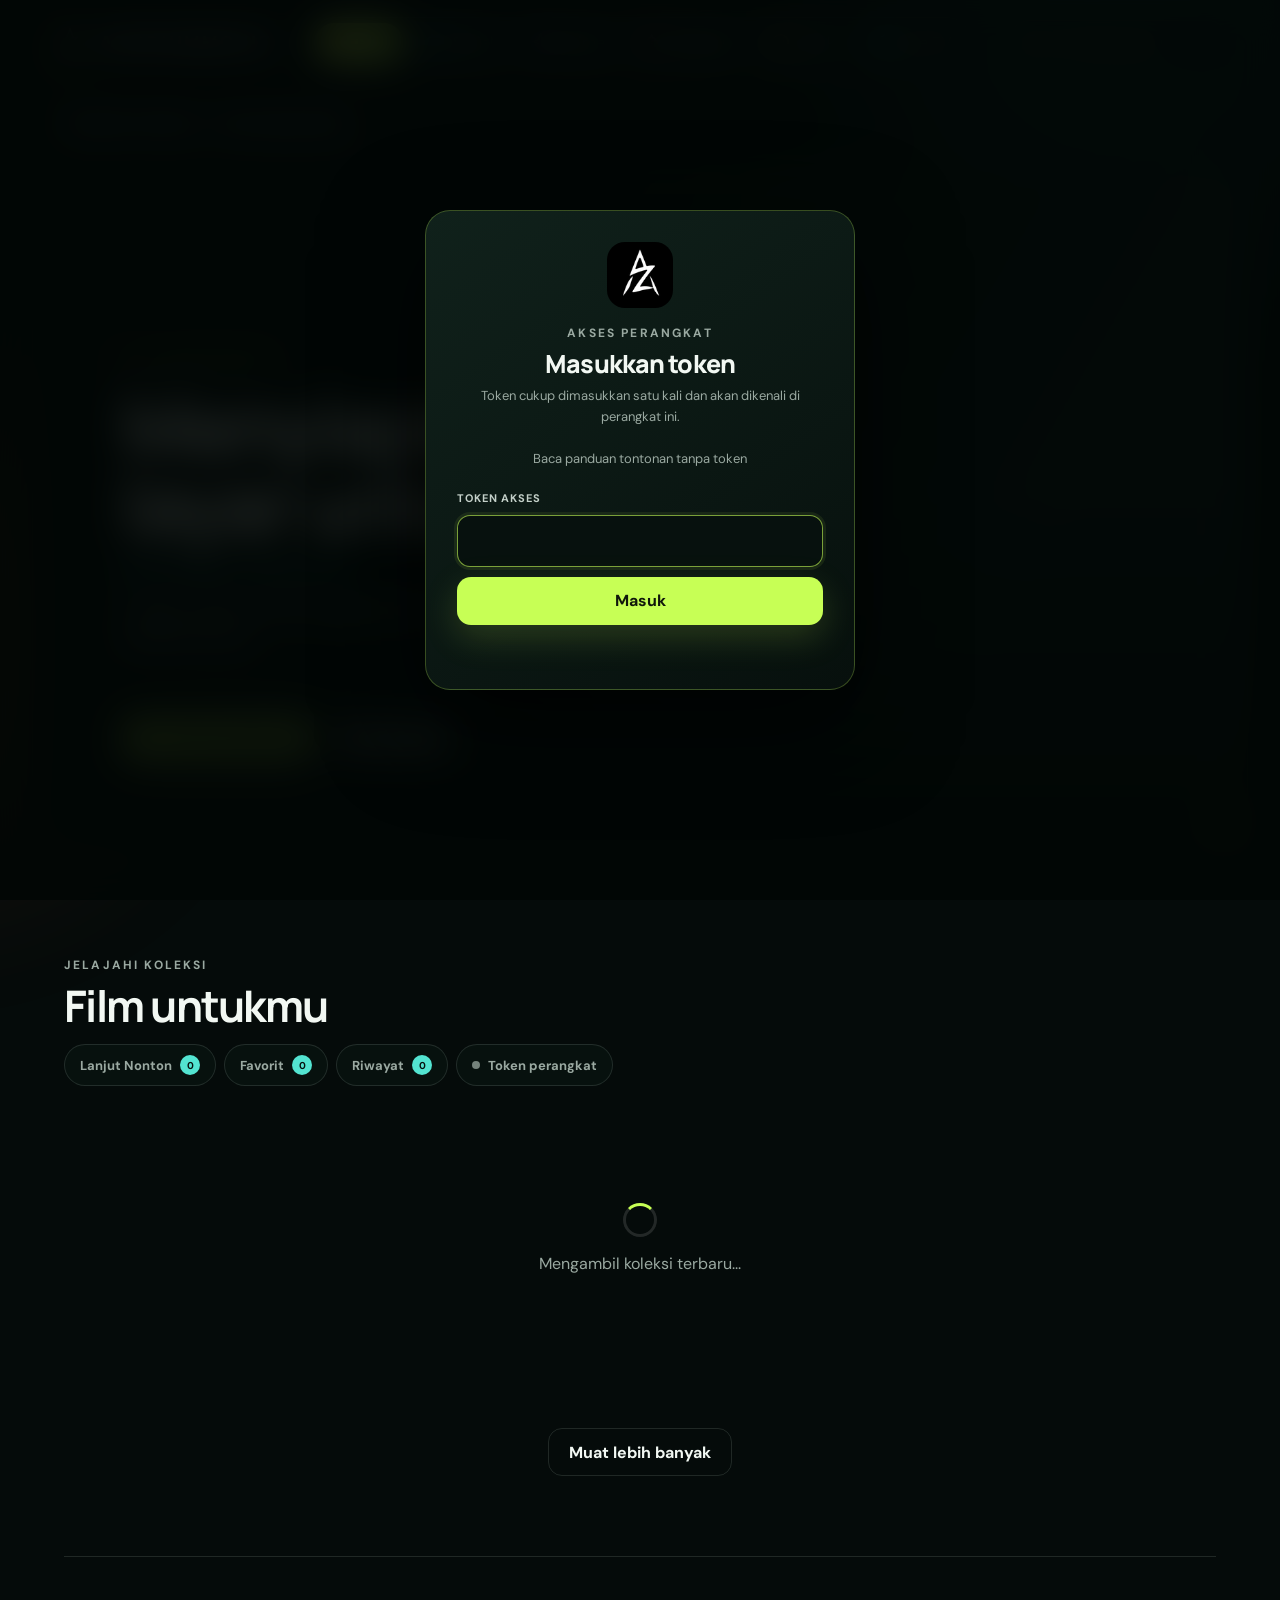
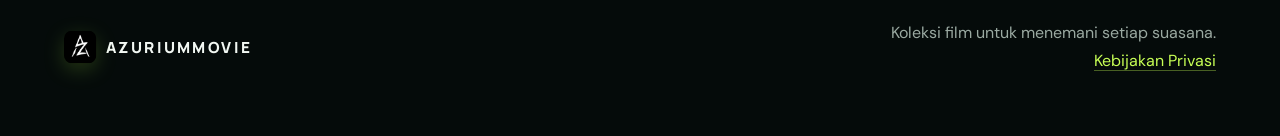
<file: index.html>
<!doctype html>
<html lang="id">
<head>
  <meta charset="UTF-8">
  <meta name="viewport" content="width=device-width, initial-scale=1.0">
  <meta name="theme-color" content="#07120f">
  <meta name="application-name" content="azuriummovie">
  <meta name="apple-mobile-web-app-capable" content="yes">
  <meta name="apple-mobile-web-app-status-bar-style" content="black-translucent">
  <meta name="apple-mobile-web-app-title" content="azuriummovie">
  <title>azuriummovie — Temukan tontonanmu</title>
  <meta name="google-adsense-account" content="ca-pub-8957974802215246">
  <meta name="description" content="Katalog film dan serial dengan tampilan modern.">
  <link rel="manifest" href="manifest.webmanifest">
  <link rel="icon" type="image/png" sizes="48x48" href="icons/launchericon-48x48.png">
  <link rel="apple-touch-icon" sizes="192x192" href="icons/launchericon-192x192.png">
  <link rel="preconnect" href="https://pbcdn.aoneroom.com">
  <link rel="stylesheet" href="styles.css?v=15">
</head>
<body>
  <div class="ambient ambient-one"></div>
  <div class="ambient ambient-two"></div>

  <header class="site-header">
    <a class="brand" href="index.html" aria-label="azuriummovie beranda">
      <img class="brand-logo" src="icons/launchericon-48x48.png" alt="" width="38" height="38">
      <span>AZURIUMMOVIE</span>
    </a>

    <nav class="main-nav" aria-label="Kategori utama">
      <button class="nav-link active" data-endpoint="movies"><span class="nav-icon film-icon" aria-hidden="true"><svg viewBox="0 0 24 24"><path class="icon-fill" d="M4 9h16v10a2 2 0 0 1-2 2H6a2 2 0 0 1-2-2V9Z"/><path d="M4 9h16M7 9l3-5m3 5 3-5M5 4h14l1 5H4l1-5Z"/><path class="icon-accent" d="m10 13 5 3-5 3v-6Z"/></svg></span><span>Film</span></button>
      <button class="nav-link" data-endpoint="tv"><span class="nav-icon serial-icon" aria-hidden="true"><svg viewBox="0 0 24 24"><rect class="icon-fill" x="3" y="6" width="18" height="13" rx="3"/><path d="M8 3l4 3 4-3M3 10h18"/><path class="icon-accent" d="m10 12 5 2.5-5 2.5v-5Z"/></svg></span><span>Serial</span></button>
      <button class="nav-link" data-endpoint="animation"><span class="nav-icon anime-icon" aria-hidden="true"><svg viewBox="0 0 24 24"><path class="icon-fill" d="m12 2 2.2 6.8L21 11l-6.8 2.2L12 20l-2.2-6.8L3 11l6.8-2.2L12 2Z"/><path class="icon-accent" d="m18.5 3 .8 2.2 2.2.8-2.2.8-.8 2.2-.8-2.2-2.2-.8 2.2-.8.8-2.2Z"/></svg></span><span>Anime</span></button>
      <button class="nav-link" data-endpoint="donghua"><span class="nav-icon donghua-icon" aria-hidden="true"><svg viewBox="0 0 24 24"><path class="icon-fill" d="M5 10h14l-1.5 9h-11L5 10Z"/><path d="M3 10h18M8 10V7h8v3M10 7l2-4 2 4M8 15h8"/><path class="icon-accent" d="M10.5 12.5h3v5h-3z"/></svg></span><span>Donghua</span></button>
      <button class="nav-link" data-endpoint="kids"><span class="nav-icon kids-icon" aria-hidden="true"><svg viewBox="0 0 24 24"><circle class="icon-fill" cx="12" cy="12" r="9"/><path d="M8.5 10h.01M15.5 10h.01M8 14s1.4 2 4 2 4-2 4-2"/><path class="icon-accent" d="M5 7.2 3.5 5M19 7.2 20.5 5"/></svg></span><span>Anak</span></button>
      <button class="nav-link" data-endpoint="iptv"><span class="nav-icon iptv-icon" aria-hidden="true"><svg viewBox="0 0 24 24"><rect class="icon-fill" x="3" y="6" width="18" height="13" rx="3"/><path d="m8 3 4 3 4-3M7 10h7v5H7zM17 10v5M17 17h.01"/><path class="icon-accent" d="M8.5 11.3v2.4l2-1.2-2-1.2Z"/></svg></span><span>Live TV</span></button>
    </nav>

    <form class="search" id="searchForm" role="search">
      <button type="button" id="searchToggle" class="search-toggle" aria-label="Buka pencarian" aria-expanded="false">
        <svg viewBox="0 0 24 24" aria-hidden="true"><path d="m21 21-4.35-4.35m2.35-5.65a8 8 0 1 1-16 0 8 8 0 0 1 16 0Z"/></svg>
      </button>
      <input id="searchInput" type="search" placeholder="Cari film atau serial..." autocomplete="off" aria-label="Cari film atau serial" aria-autocomplete="list" aria-controls="searchSuggestions" aria-expanded="false">
      <div id="searchSuggestions" class="search-suggestions" role="listbox" aria-label="Saran pencarian" hidden></div>
      <button type="button" id="clearSearch" class="clear-search" aria-label="Hapus pencarian">×</button>
    </form>
  </header>

  <main>
    <p style="padding: 12px 5%;"><a href="panduan.html">Panduan tontonan — baca tanpa token</a></p>
    <section id="hero" class="hero hero-loading" aria-label="Film pilihan. Geser ke kiri atau kanan untuk mengganti pilihan." tabindex="0">
      <img class="hero-art" id="heroArt" alt="" decoding="async" fetchpriority="high">
      <div class="hero-shade"></div>
      <div class="hero-content">
        <span class="eyebrow"><i></i> Pilihan hari ini</span>
        <h1 id="heroTitle">Menyiapkan layar untukmu</h1>
        <p id="heroMeta" class="hero-meta">Koleksi terbaru sedang dimuat</p>
        <p id="heroDesc" class="hero-desc">Tunggu sebentar, kami sedang merangkai tontonan yang pas untuk suasana harimu.</p>
        <div class="hero-actions">
          <a id="heroPlay" class="button button-primary disabled" href="#">
            <svg viewBox="0 0 24 24" aria-hidden="true"><path d="M8 5v14l11-7Z"/></svg>
            Putar sekarang
          </a>
          <button id="heroInfo" class="button button-glass" type="button" disabled>Info lengkap</button>
        </div>
      </div>
      <div class="hero-index" aria-hidden="true"><span>01</span><i></i><small>CURATED</small></div>
    </section>

    <section class="catalog-shell">
      <div class="section-heading">
        <div>
          <span class="eyebrow muted">Jelajahi koleksi</span>
          <h2 id="catalogTitle">Film untukmu</h2>
        </div>
        <p id="resultCount" class="result-count" aria-live="polite"></p>
      </div>

      <div id="serialTabs" class="catalog-tabs" aria-label="Jenis serial" hidden>
        <button class="catalog-tab active" type="button" data-endpoint="tv" aria-pressed="true">Serial TV</button>
        <button class="catalog-tab" type="button" data-endpoint="tvshows" aria-pressed="false">Drama Pendek</button>
      </div>

      <div id="iptvTabs" class="iptv-tabs" aria-label="Kategori channel TV" hidden></div>

      <div class="library-toolbar" aria-label="Koleksi pribadi">
        <button class="library-tab" type="button" data-library="continue">Lanjut Nonton <span id="continueCount">0</span></button>
        <button class="library-tab" type="button" data-library="favorites">Favorit <span id="favoriteCount">0</span></button>
        <button class="library-tab" type="button" data-library="history">Riwayat <span id="historyCount">0</span></button>
        <button class="library-tab access-device" type="button" data-access-device><span class="access-dot"></span><span data-access-label>Token perangkat</span></button>
      </div>

      <section id="libraryPanel" class="library-panel" hidden>
        <div class="library-panel-head">
          <div><span class="eyebrow muted">Koleksi saya</span><h3 id="libraryTitle">Lanjut Nonton</h3></div>
          <div class="library-panel-actions">
            <button id="clearHistory" class="text-button" type="button" hidden>Hapus riwayat</button>
            <button id="closeLibrary" class="icon-button" type="button" aria-label="Tutup koleksi">&times;</button>
          </div>
        </div>
        <p id="libraryEmpty" class="library-empty" hidden></p>
        <div id="libraryGrid" class="card-grid library-grid"></div>
      </section>

      <div id="status" class="status" aria-live="polite">
        <span class="loader"></span>
        <p>Mengambil koleksi terbaru...</p>
      </div>
      <div id="catalog" class="catalog"></div>

      <div class="load-more-wrap">
        <button id="loadMore" class="button button-outline" type="button" hidden>Muat lebih banyak</button>
      </div>
    </section>
  </main>

  <footer>
    <a class="brand brand-small" href="index.html"><img class="brand-logo" src="icons/launchericon-48x48.png" alt="" width="38" height="38"><span>AZURIUMMOVIE</span></a>
    <div class="footer-copy"><p>Koleksi film untuk menemani setiap suasana.</p><a href="privacy.html">Kebijakan Privasi</a></div>
  </footer>

  <script src="access.js?v=10"></script>
  <script src="storage.js?v=6"></script>
  <script src="app.js?v=13"></script>
  <script src="pwa.js?v=3"></script>
</body>
</html>
</file>
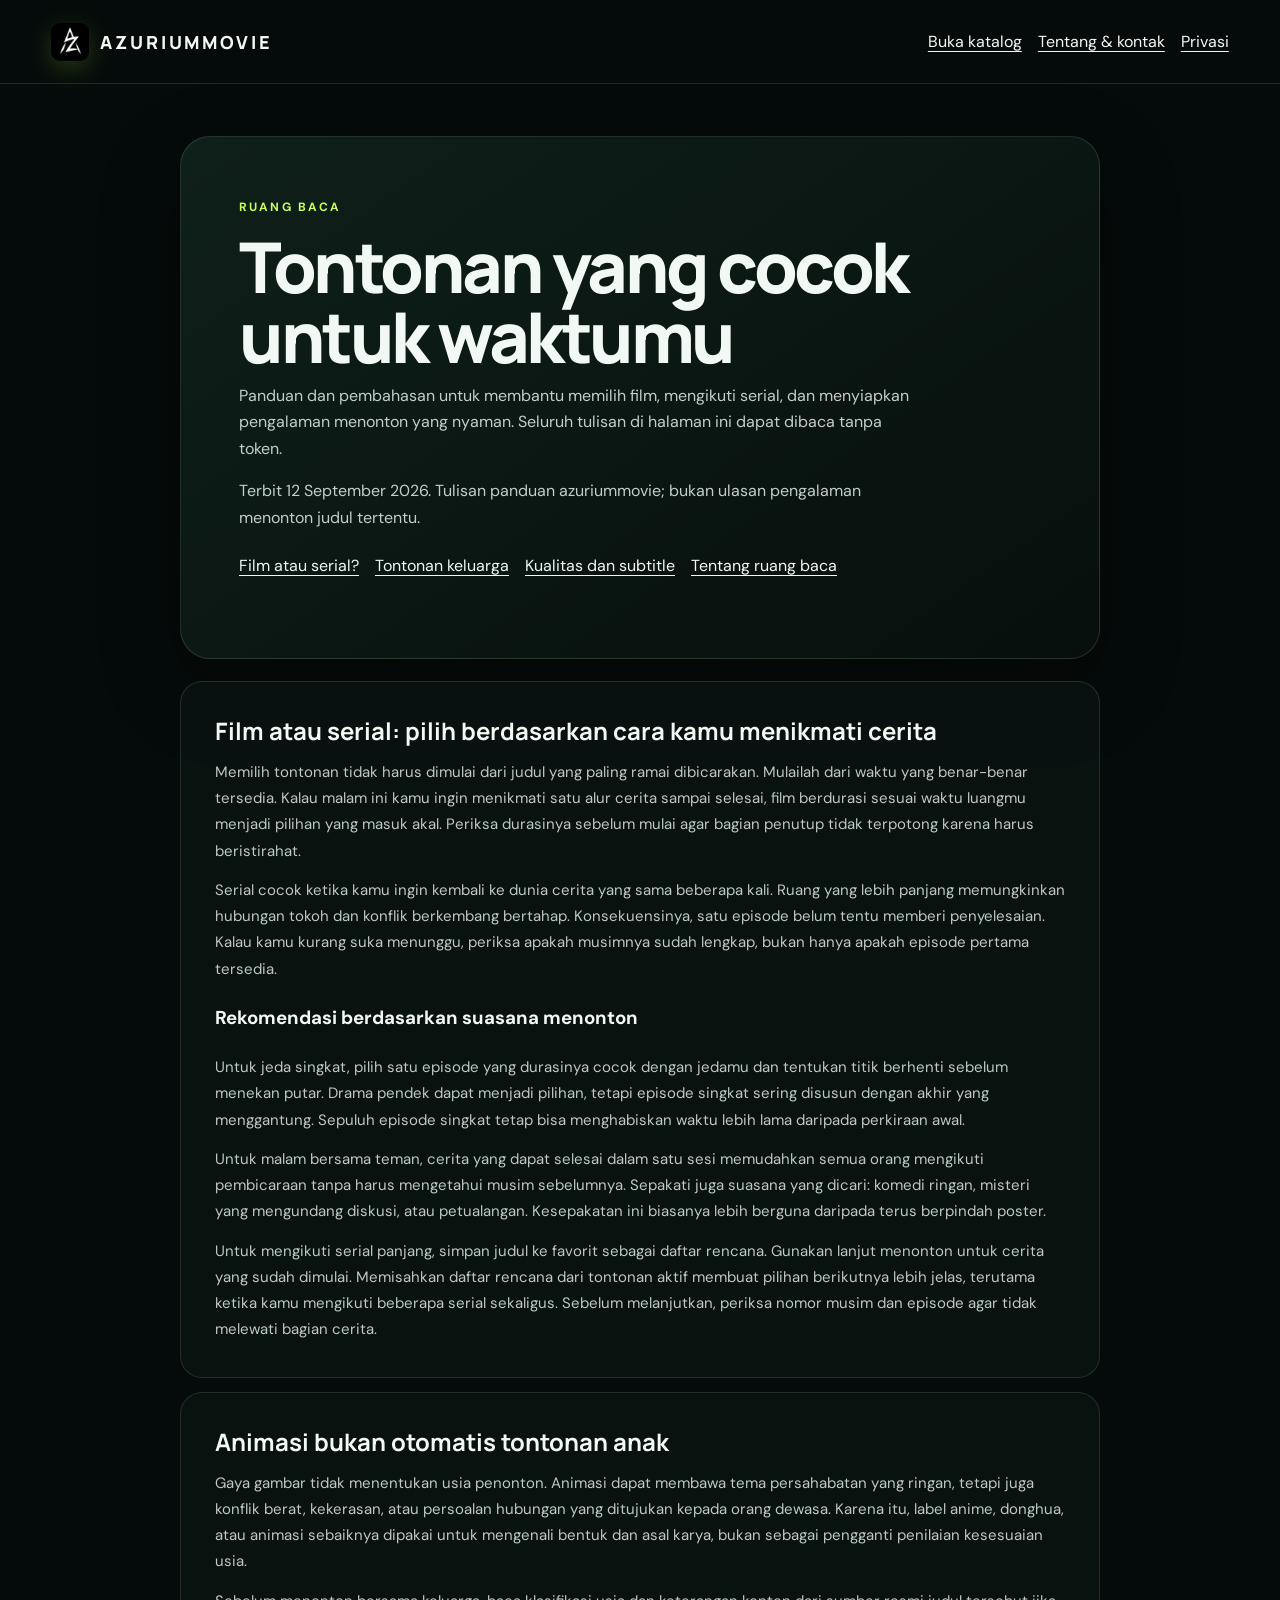
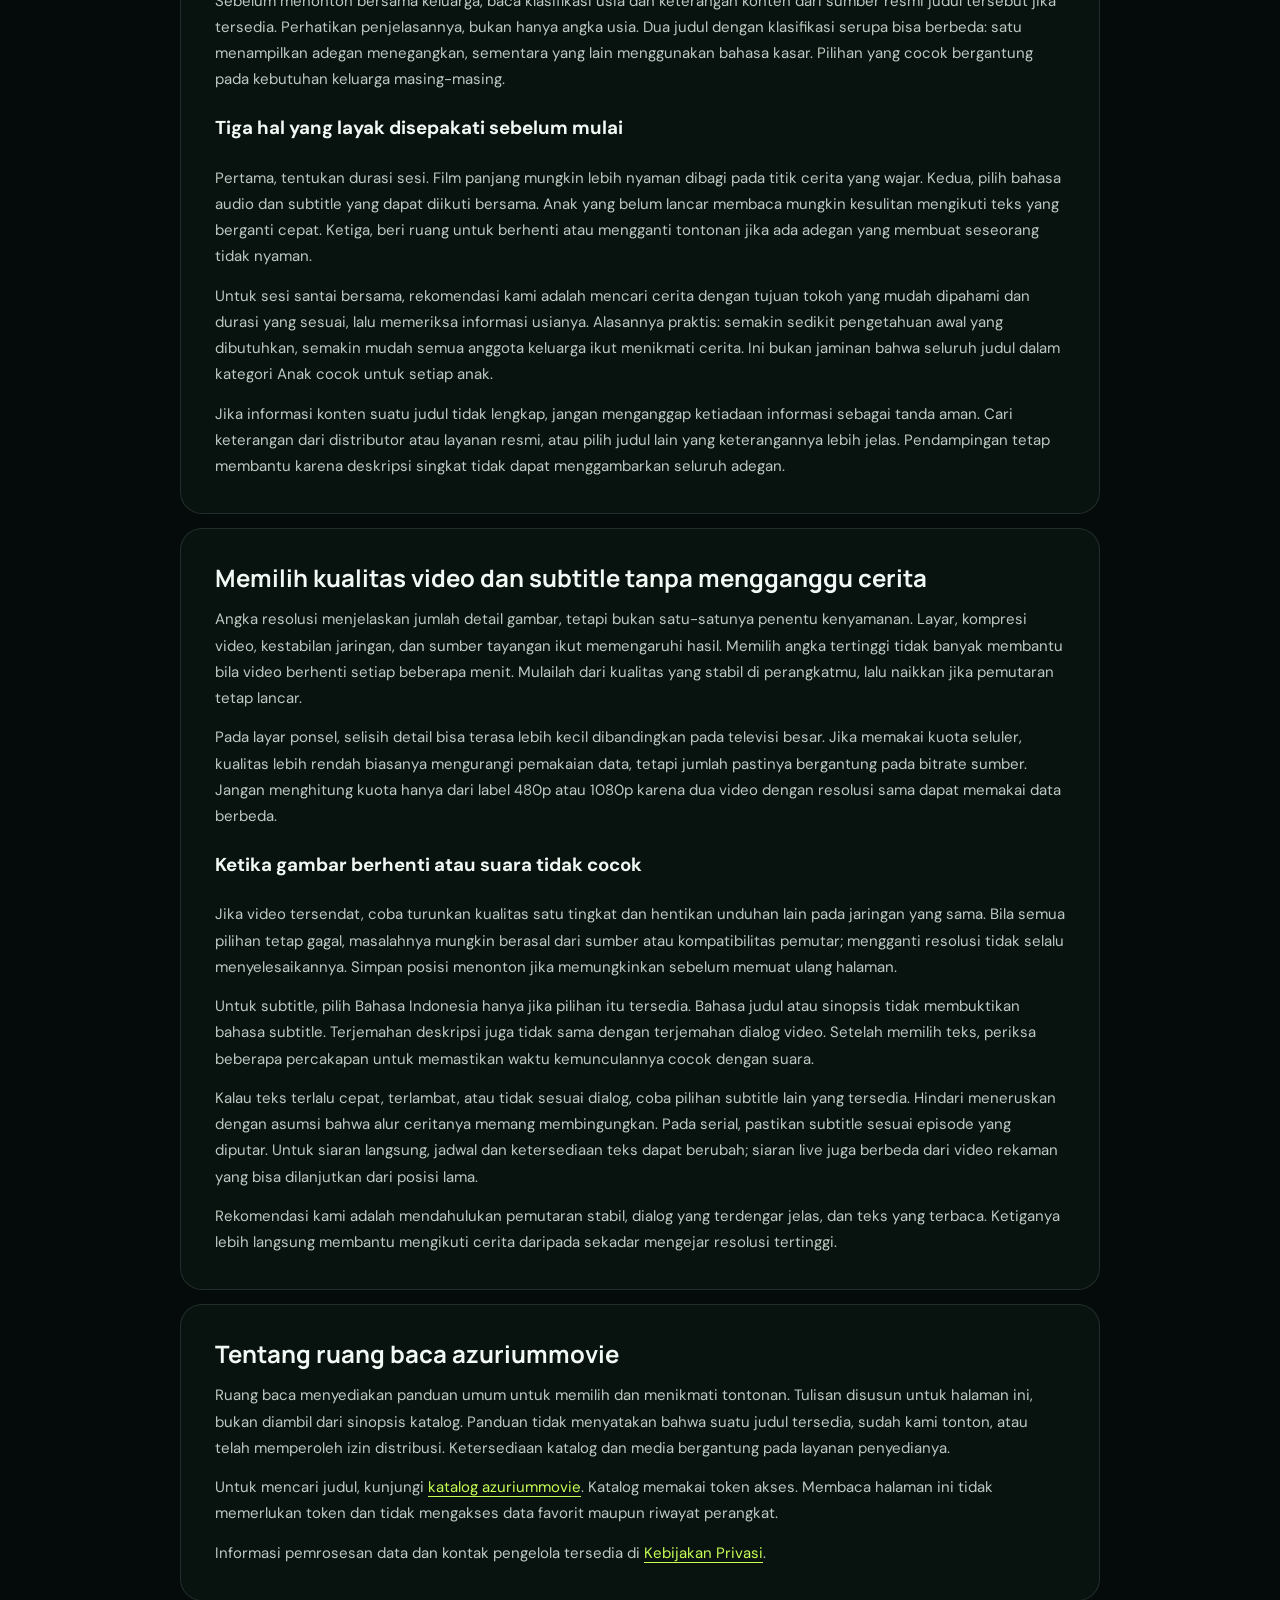
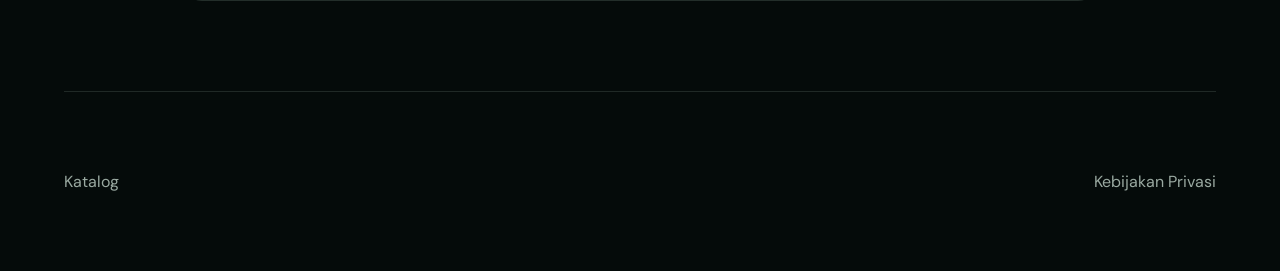
<file: panduan.html>
<!doctype html>
<html lang="id">
<head>
  <meta charset="UTF-8">
  <meta name="viewport" content="width=device-width, initial-scale=1">
  <meta name="theme-color" content="#07120f">
  <title>Panduan memilih tontonan - azuriummovie</title>
  <meta name="description" content="Pembahasan format film dan serial, cara memilih tontonan bersama keluarga, serta panduan kualitas video dan subtitle.">
  <meta name="google-adsense-account" content="ca-pub-8957974802215246">
  <link rel="canonical" href="https://ozancicak.my.id/panduan.html">
  <link rel="icon" href="icons/launchericon-48x48.png">
  <link rel="stylesheet" href="styles.css?v=15">
  <style>
    .reading-nav {display:flex;flex-wrap:wrap;gap:16px;margin:24px 0}
    .reading-nav a,.privacy-content a {text-decoration:underline;text-underline-offset:4px}
    .privacy-content {line-height:1.85;overflow-wrap:anywhere}
    .privacy-content section {scroll-margin-top:110px}
    .privacy-header {gap:16px;flex-wrap:wrap}
  </style>
</head>
<body class="privacy-page">
  <header class="site-header privacy-header">
    <a class="brand" href="panduan.html"><img class="brand-logo" src="icons/launchericon-48x48.png" alt="" width="38" height="38"><span>AZURIUMMOVIE</span></a>
    <nav class="reading-nav" aria-label="Navigasi situs"><a href="index.html">Buka katalog</a><a href="tentang.html">Tentang &amp; kontak</a><a href="privacy.html">Privasi</a></nav>
  </header>
  <main class="privacy-main">
    <section class="privacy-intro">
      <span class="eyebrow">Ruang baca</span>
      <h1>Tontonan yang cocok untuk waktumu</h1>
      <p>Panduan dan pembahasan untuk membantu memilih film, mengikuti serial, dan menyiapkan pengalaman menonton yang nyaman. Seluruh tulisan di halaman ini dapat dibaca tanpa token.</p>
      <p>Terbit <time datetime="2026-09-12">12 September 2026</time>. Tulisan panduan azuriummovie; bukan ulasan pengalaman menonton judul tertentu.</p>
      <nav class="reading-nav" aria-label="Daftar pembahasan">
        <a href="#format">Film atau serial?</a><a href="#keluarga">Tontonan keluarga</a><a href="#kualitas">Kualitas dan subtitle</a><a href="#tentang">Tentang ruang baca</a>
      </nav>
    </section>
    <article class="privacy-content" id="editorial-content">
      <section id="format">
        <h2>Film atau serial: pilih berdasarkan cara kamu menikmati cerita</h2>
        <p>Memilih tontonan tidak harus dimulai dari judul yang paling ramai dibicarakan. Mulailah dari waktu yang benar-benar tersedia. Kalau malam ini kamu ingin menikmati satu alur cerita sampai selesai, film berdurasi sesuai waktu luangmu menjadi pilihan yang masuk akal. Periksa durasinya sebelum mulai agar bagian penutup tidak terpotong karena harus beristirahat.</p>
        <p>Serial cocok ketika kamu ingin kembali ke dunia cerita yang sama beberapa kali. Ruang yang lebih panjang memungkinkan hubungan tokoh dan konflik berkembang bertahap. Konsekuensinya, satu episode belum tentu memberi penyelesaian. Kalau kamu kurang suka menunggu, periksa apakah musimnya sudah lengkap, bukan hanya apakah episode pertama tersedia.</p>
        <h3>Rekomendasi berdasarkan suasana menonton</h3>
        <p>Untuk jeda singkat, pilih satu episode yang durasinya cocok dengan jedamu dan tentukan titik berhenti sebelum menekan putar. Drama pendek dapat menjadi pilihan, tetapi episode singkat sering disusun dengan akhir yang menggantung. Sepuluh episode singkat tetap bisa menghabiskan waktu lebih lama daripada perkiraan awal.</p>
        <p>Untuk malam bersama teman, cerita yang dapat selesai dalam satu sesi memudahkan semua orang mengikuti pembicaraan tanpa harus mengetahui musim sebelumnya. Sepakati juga suasana yang dicari: komedi ringan, misteri yang mengundang diskusi, atau petualangan. Kesepakatan ini biasanya lebih berguna daripada terus berpindah poster.</p>
        <p>Untuk mengikuti serial panjang, simpan judul ke favorit sebagai daftar rencana. Gunakan lanjut menonton untuk cerita yang sudah dimulai. Memisahkan daftar rencana dari tontonan aktif membuat pilihan berikutnya lebih jelas, terutama ketika kamu mengikuti beberapa serial sekaligus. Sebelum melanjutkan, periksa nomor musim dan episode agar tidak melewati bagian cerita.</p>
      </section>
      <section id="keluarga">
        <h2>Animasi bukan otomatis tontonan anak</h2>
        <p>Gaya gambar tidak menentukan usia penonton. Animasi dapat membawa tema persahabatan yang ringan, tetapi juga konflik berat, kekerasan, atau persoalan hubungan yang ditujukan kepada orang dewasa. Karena itu, label anime, donghua, atau animasi sebaiknya dipakai untuk mengenali bentuk dan asal karya, bukan sebagai pengganti penilaian kesesuaian usia.</p>
        <p>Sebelum menonton bersama keluarga, baca klasifikasi usia dan keterangan konten dari sumber resmi judul tersebut jika tersedia. Perhatikan penjelasannya, bukan hanya angka usia. Dua judul dengan klasifikasi serupa bisa berbeda: satu menampilkan adegan menegangkan, sementara yang lain menggunakan bahasa kasar. Pilihan yang cocok bergantung pada kebutuhan keluarga masing-masing.</p>
        <h3>Tiga hal yang layak disepakati sebelum mulai</h3>
        <p>Pertama, tentukan durasi sesi. Film panjang mungkin lebih nyaman dibagi pada titik cerita yang wajar. Kedua, pilih bahasa audio dan subtitle yang dapat diikuti bersama. Anak yang belum lancar membaca mungkin kesulitan mengikuti teks yang berganti cepat. Ketiga, beri ruang untuk berhenti atau mengganti tontonan jika ada adegan yang membuat seseorang tidak nyaman.</p>
        <p>Untuk sesi santai bersama, rekomendasi kami adalah mencari cerita dengan tujuan tokoh yang mudah dipahami dan durasi yang sesuai, lalu memeriksa informasi usianya. Alasannya praktis: semakin sedikit pengetahuan awal yang dibutuhkan, semakin mudah semua anggota keluarga ikut menikmati cerita. Ini bukan jaminan bahwa seluruh judul dalam kategori Anak cocok untuk setiap anak.</p>
        <p>Jika informasi konten suatu judul tidak lengkap, jangan menganggap ketiadaan informasi sebagai tanda aman. Cari keterangan dari distributor atau layanan resmi, atau pilih judul lain yang keterangannya lebih jelas. Pendampingan tetap membantu karena deskripsi singkat tidak dapat menggambarkan seluruh adegan.</p>
      </section>
      <section id="kualitas">
        <h2>Memilih kualitas video dan subtitle tanpa mengganggu cerita</h2>
        <p>Angka resolusi menjelaskan jumlah detail gambar, tetapi bukan satu-satunya penentu kenyamanan. Layar, kompresi video, kestabilan jaringan, dan sumber tayangan ikut memengaruhi hasil. Memilih angka tertinggi tidak banyak membantu bila video berhenti setiap beberapa menit. Mulailah dari kualitas yang stabil di perangkatmu, lalu naikkan jika pemutaran tetap lancar.</p>
        <p>Pada layar ponsel, selisih detail bisa terasa lebih kecil dibandingkan pada televisi besar. Jika memakai kuota seluler, kualitas lebih rendah biasanya mengurangi pemakaian data, tetapi jumlah pastinya bergantung pada bitrate sumber. Jangan menghitung kuota hanya dari label 480p atau 1080p karena dua video dengan resolusi sama dapat memakai data berbeda.</p>
        <h3>Ketika gambar berhenti atau suara tidak cocok</h3>
        <p>Jika video tersendat, coba turunkan kualitas satu tingkat dan hentikan unduhan lain pada jaringan yang sama. Bila semua pilihan tetap gagal, masalahnya mungkin berasal dari sumber atau kompatibilitas pemutar; mengganti resolusi tidak selalu menyelesaikannya. Simpan posisi menonton jika memungkinkan sebelum memuat ulang halaman.</p>
        <p>Untuk subtitle, pilih Bahasa Indonesia hanya jika pilihan itu tersedia. Bahasa judul atau sinopsis tidak membuktikan bahasa subtitle. Terjemahan deskripsi juga tidak sama dengan terjemahan dialog video. Setelah memilih teks, periksa beberapa percakapan untuk memastikan waktu kemunculannya cocok dengan suara.</p>
        <p>Kalau teks terlalu cepat, terlambat, atau tidak sesuai dialog, coba pilihan subtitle lain yang tersedia. Hindari meneruskan dengan asumsi bahwa alur ceritanya memang membingungkan. Pada serial, pastikan subtitle sesuai episode yang diputar. Untuk siaran langsung, jadwal dan ketersediaan teks dapat berubah; siaran live juga berbeda dari video rekaman yang bisa dilanjutkan dari posisi lama.</p>
        <p>Rekomendasi kami adalah mendahulukan pemutaran stabil, dialog yang terdengar jelas, dan teks yang terbaca. Ketiganya lebih langsung membantu mengikuti cerita daripada sekadar mengejar resolusi tertinggi.</p>
      </section>
      <section id="tentang">
        <h2>Tentang ruang baca azuriummovie</h2>
        <p>Ruang baca menyediakan panduan umum untuk memilih dan menikmati tontonan. Tulisan disusun untuk halaman ini, bukan diambil dari sinopsis katalog. Panduan tidak menyatakan bahwa suatu judul tersedia, sudah kami tonton, atau telah memperoleh izin distribusi. Ketersediaan katalog dan media bergantung pada layanan penyedianya.</p>
        <p>Untuk mencari judul, kunjungi <a href="index.html">katalog azuriummovie</a>. Katalog memakai token akses. Membaca halaman ini tidak memerlukan token dan tidak mengakses data favorit maupun riwayat perangkat.</p>
        <p>Informasi pemrosesan data dan kontak pengelola tersedia di <a href="privacy.html">Kebijakan Privasi</a>.</p>
      </section>
    </article>
  </main>
  <footer><a href="index.html">Katalog</a><a href="privacy.html">Kebijakan Privasi</a></footer>
  <script src="editorial-ads.js?v=1" defer></script>
</body>
</html>
</file>
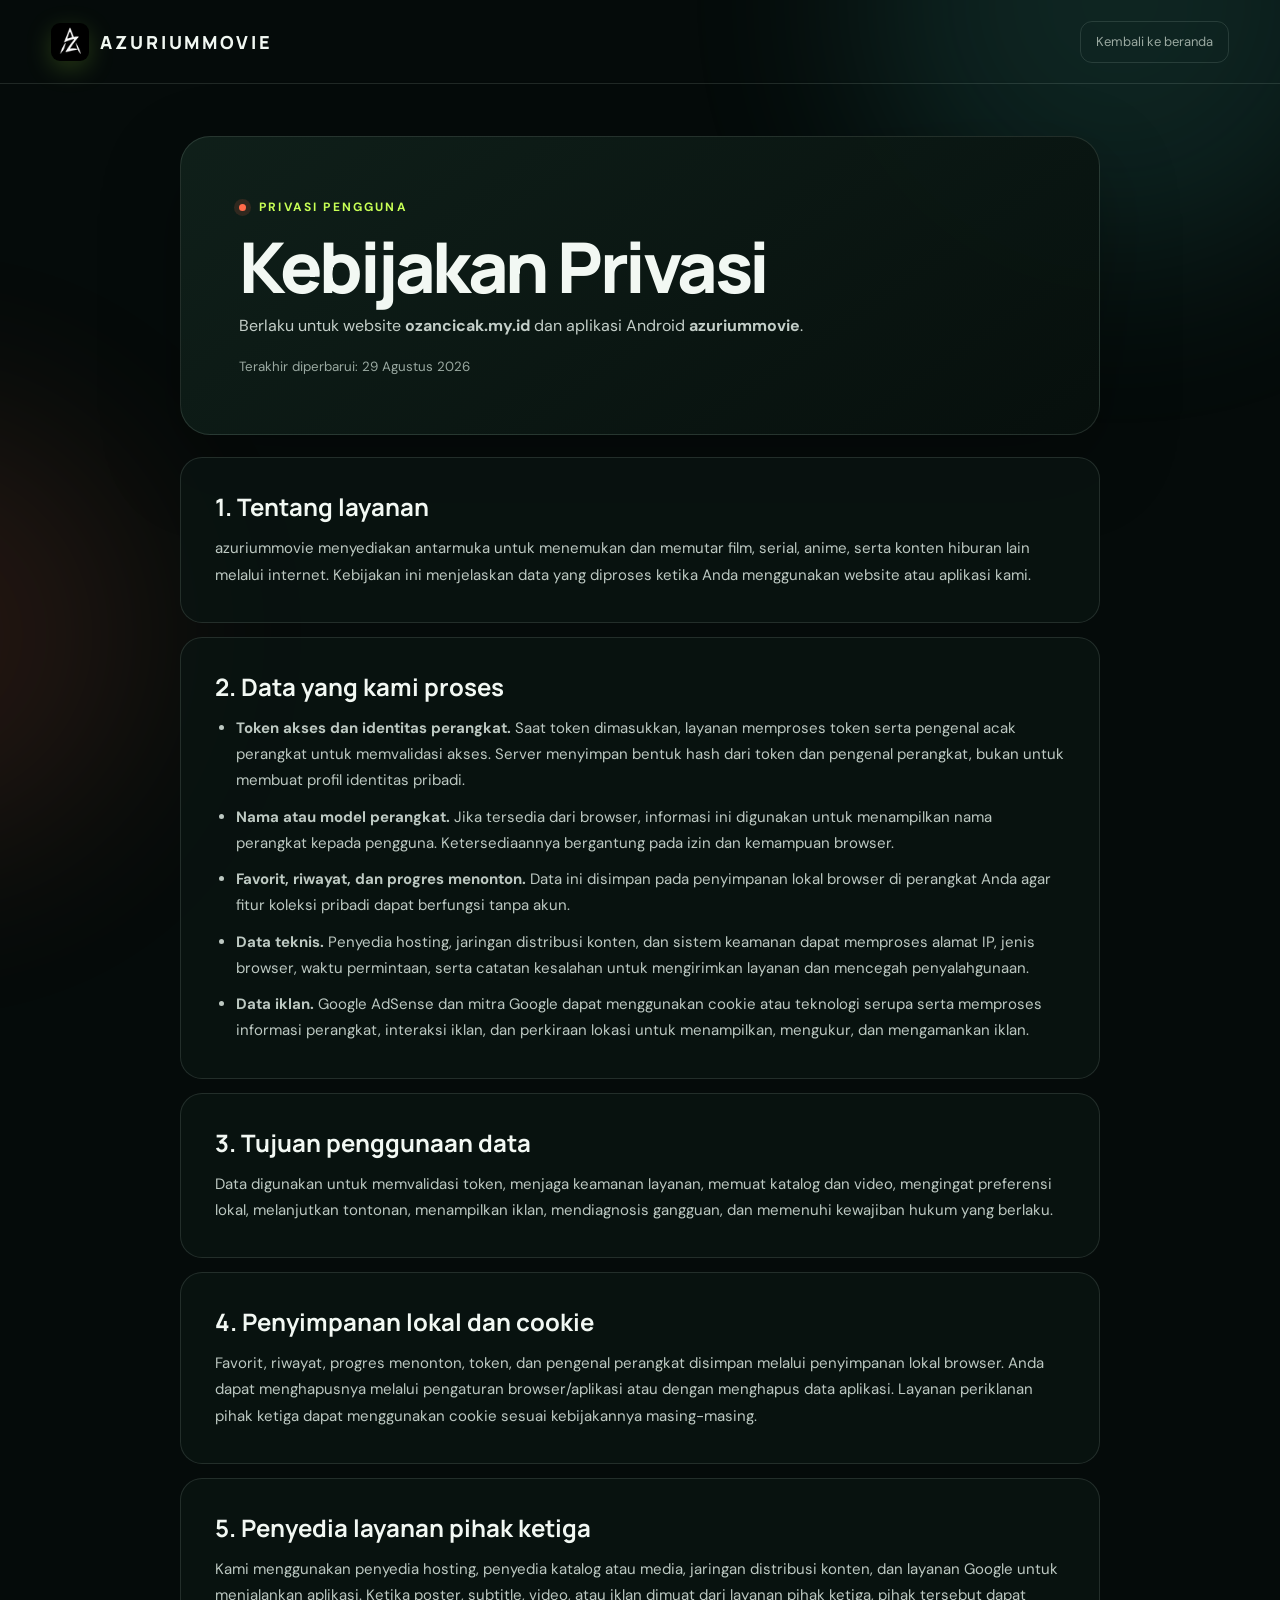
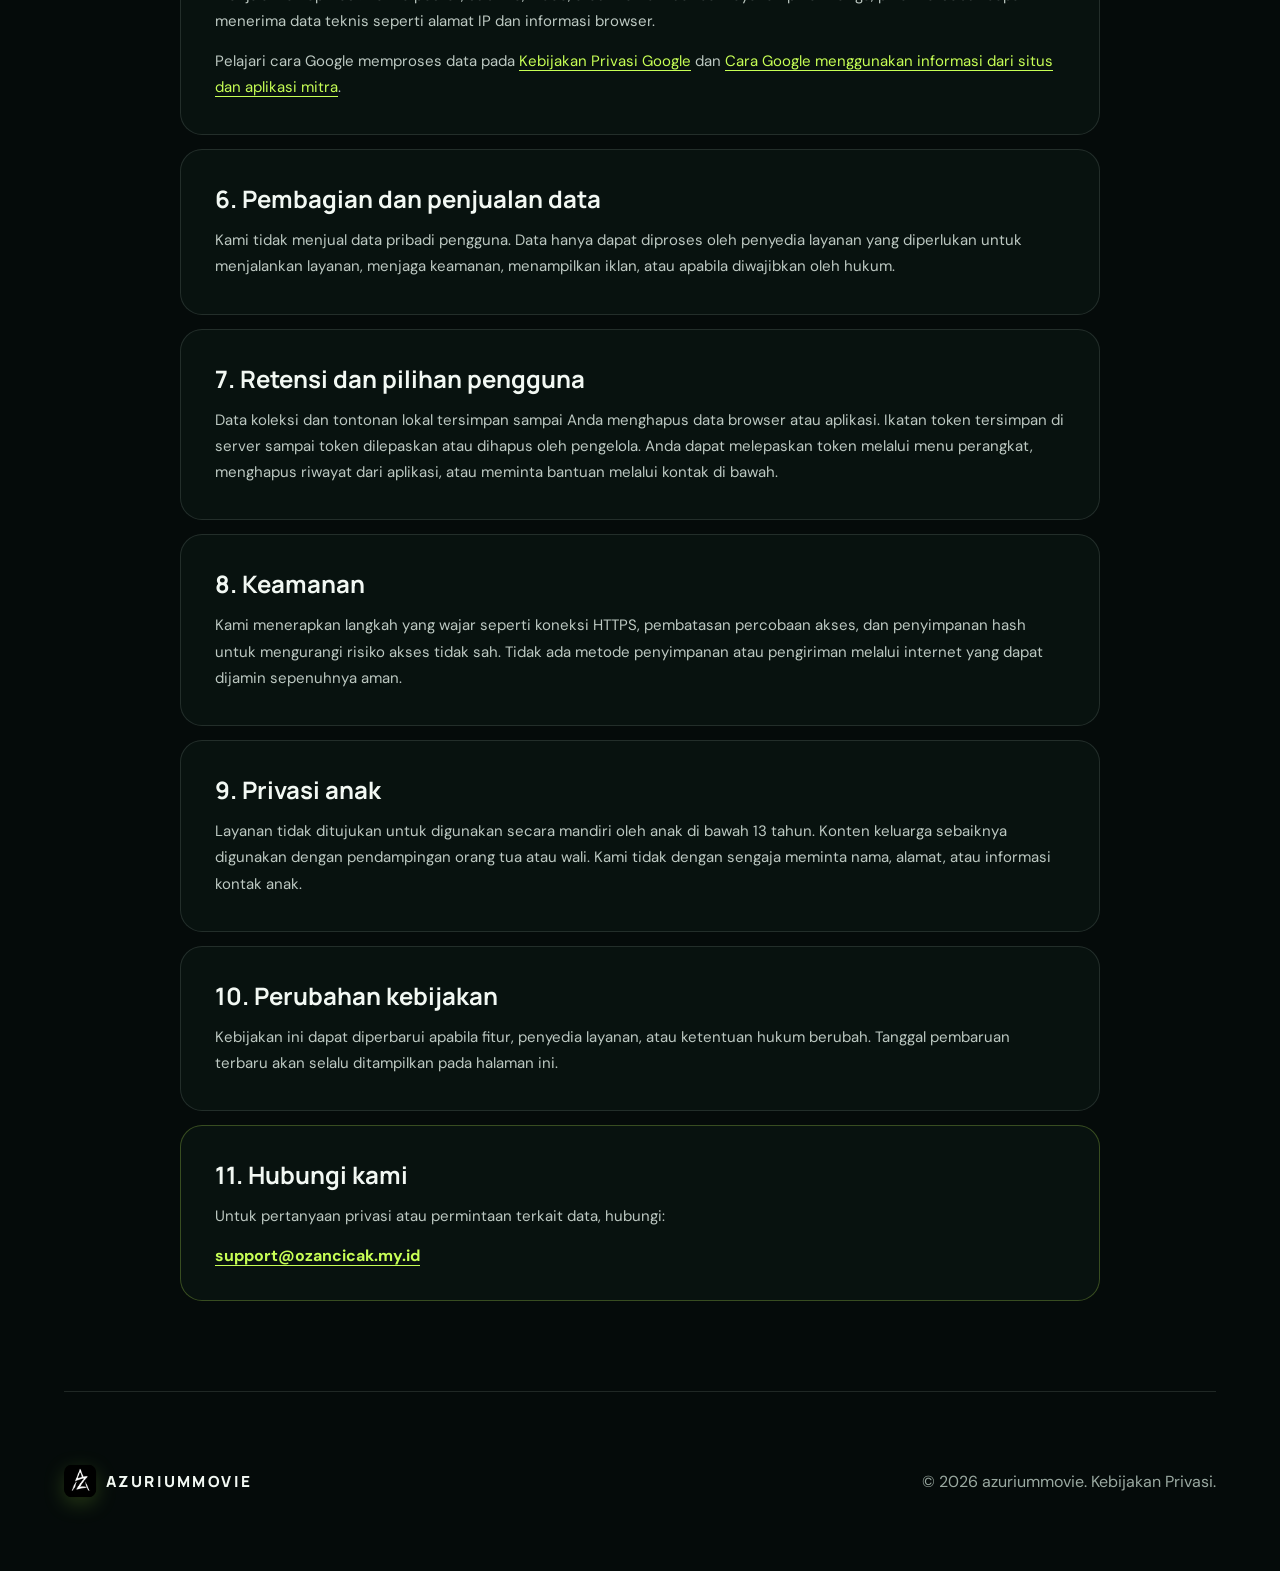
<file: privacy.html>
<!doctype html>
<html lang="id">
<head>
  <meta charset="UTF-8">
  <meta name="viewport" content="width=device-width, initial-scale=1.0">
  <meta name="theme-color" content="#07120f">
  <meta name="description" content="Kebijakan Privasi azuriummovie untuk website dan aplikasi Android.">
  <meta name="robots" content="index,follow">
  <title>Kebijakan Privasi - azuriummovie</title>
  <link rel="canonical" href="https://ozancicak.my.id/privacy.html">
  <link rel="manifest" href="manifest.webmanifest">
  <link rel="icon" type="image/png" sizes="48x48" href="icons/launchericon-48x48.png">
  <link rel="apple-touch-icon" sizes="192x192" href="icons/launchericon-192x192.png">
  <link rel="stylesheet" href="styles.css?v=15">
</head>
<body class="privacy-page">
  <div class="ambient ambient-one"></div>
  <div class="ambient ambient-two"></div>

  <header class="site-header privacy-header">
    <a class="brand" href="index.html" aria-label="azuriummovie beranda">
      <img class="brand-logo" src="icons/launchericon-48x48.png" alt="" width="38" height="38">
      <span>AZURIUMMOVIE</span>
    </a>
    <a class="privacy-back" href="index.html">Kembali ke beranda</a>
  </header>

  <main class="privacy-main">
    <section class="privacy-intro">
      <span class="eyebrow"><i></i> Privasi pengguna</span>
      <h1>Kebijakan Privasi</h1>
      <p>Berlaku untuk website <strong>ozancicak.my.id</strong> dan aplikasi Android <strong>azuriummovie</strong>.</p>
      <small>Terakhir diperbarui: 29 Agustus 2026</small>
    </section>

    <article class="privacy-content">
      <section>
        <h2>1. Tentang layanan</h2>
        <p>azuriummovie menyediakan antarmuka untuk menemukan dan memutar film, serial, anime, serta konten hiburan lain melalui internet. Kebijakan ini menjelaskan data yang diproses ketika Anda menggunakan website atau aplikasi kami.</p>
      </section>

      <section>
        <h2>2. Data yang kami proses</h2>
        <ul>
          <li><strong>Token akses dan identitas perangkat.</strong> Saat token dimasukkan, layanan memproses token serta pengenal acak perangkat untuk memvalidasi akses. Server menyimpan bentuk hash dari token dan pengenal perangkat, bukan untuk membuat profil identitas pribadi.</li>
          <li><strong>Nama atau model perangkat.</strong> Jika tersedia dari browser, informasi ini digunakan untuk menampilkan nama perangkat kepada pengguna. Ketersediaannya bergantung pada izin dan kemampuan browser.</li>
          <li><strong>Favorit, riwayat, dan progres menonton.</strong> Data ini disimpan pada penyimpanan lokal browser di perangkat Anda agar fitur koleksi pribadi dapat berfungsi tanpa akun.</li>
          <li><strong>Data teknis.</strong> Penyedia hosting, jaringan distribusi konten, dan sistem keamanan dapat memproses alamat IP, jenis browser, waktu permintaan, serta catatan kesalahan untuk mengirimkan layanan dan mencegah penyalahgunaan.</li>
          <li><strong>Data iklan.</strong> Google AdSense dan mitra Google dapat menggunakan cookie atau teknologi serupa serta memproses informasi perangkat, interaksi iklan, dan perkiraan lokasi untuk menampilkan, mengukur, dan mengamankan iklan.</li>
        </ul>
      </section>

      <section>
        <h2>3. Tujuan penggunaan data</h2>
        <p>Data digunakan untuk memvalidasi token, menjaga keamanan layanan, memuat katalog dan video, mengingat preferensi lokal, melanjutkan tontonan, menampilkan iklan, mendiagnosis gangguan, dan memenuhi kewajiban hukum yang berlaku.</p>
      </section>

      <section>
        <h2>4. Penyimpanan lokal dan cookie</h2>
        <p>Favorit, riwayat, progres menonton, token, dan pengenal perangkat disimpan melalui penyimpanan lokal browser. Anda dapat menghapusnya melalui pengaturan browser/aplikasi atau dengan menghapus data aplikasi. Layanan periklanan pihak ketiga dapat menggunakan cookie sesuai kebijakannya masing-masing.</p>
      </section>

      <section>
        <h2>5. Penyedia layanan pihak ketiga</h2>
        <p>Kami menggunakan penyedia hosting, penyedia katalog atau media, jaringan distribusi konten, dan layanan Google untuk menjalankan aplikasi. Ketika poster, subtitle, video, atau iklan dimuat dari layanan pihak ketiga, pihak tersebut dapat menerima data teknis seperti alamat IP dan informasi browser.</p>
        <p>Pelajari cara Google memproses data pada <a href="https://policies.google.com/privacy" target="_blank" rel="noopener noreferrer">Kebijakan Privasi Google</a> dan <a href="https://policies.google.com/technologies/partner-sites" target="_blank" rel="noopener noreferrer">Cara Google menggunakan informasi dari situs dan aplikasi mitra</a>.</p>
      </section>

      <section>
        <h2>6. Pembagian dan penjualan data</h2>
        <p>Kami tidak menjual data pribadi pengguna. Data hanya dapat diproses oleh penyedia layanan yang diperlukan untuk menjalankan layanan, menjaga keamanan, menampilkan iklan, atau apabila diwajibkan oleh hukum.</p>
      </section>

      <section>
        <h2>7. Retensi dan pilihan pengguna</h2>
        <p>Data koleksi dan tontonan lokal tersimpan sampai Anda menghapus data browser atau aplikasi. Ikatan token tersimpan di server sampai token dilepaskan atau dihapus oleh pengelola. Anda dapat melepaskan token melalui menu perangkat, menghapus riwayat dari aplikasi, atau meminta bantuan melalui kontak di bawah.</p>
      </section>

      <section>
        <h2>8. Keamanan</h2>
        <p>Kami menerapkan langkah yang wajar seperti koneksi HTTPS, pembatasan percobaan akses, dan penyimpanan hash untuk mengurangi risiko akses tidak sah. Tidak ada metode penyimpanan atau pengiriman melalui internet yang dapat dijamin sepenuhnya aman.</p>
      </section>

      <section>
        <h2>9. Privasi anak</h2>
        <p>Layanan tidak ditujukan untuk digunakan secara mandiri oleh anak di bawah 13 tahun. Konten keluarga sebaiknya digunakan dengan pendampingan orang tua atau wali. Kami tidak dengan sengaja meminta nama, alamat, atau informasi kontak anak.</p>
      </section>

      <section>
        <h2>10. Perubahan kebijakan</h2>
        <p>Kebijakan ini dapat diperbarui apabila fitur, penyedia layanan, atau ketentuan hukum berubah. Tanggal pembaruan terbaru akan selalu ditampilkan pada halaman ini.</p>
      </section>

      <section class="privacy-contact">
        <h2>11. Hubungi kami</h2>
        <p>Untuk pertanyaan privasi atau permintaan terkait data, hubungi:</p>
        <a href="mailto:support@ozancicak.my.id">support@ozancicak.my.id</a>
      </section>
    </article>
  </main>

  <footer class="privacy-footer">
    <a class="brand brand-small" href="index.html"><img class="brand-logo" src="icons/launchericon-48x48.png" alt="" width="38" height="38"><span>AZURIUMMOVIE</span></a>
    <p>&copy; 2026 azuriummovie. Kebijakan Privasi.</p>
  </footer>

  <script src="pwa.js?v=3"></script>
</body>
</html>
</file>
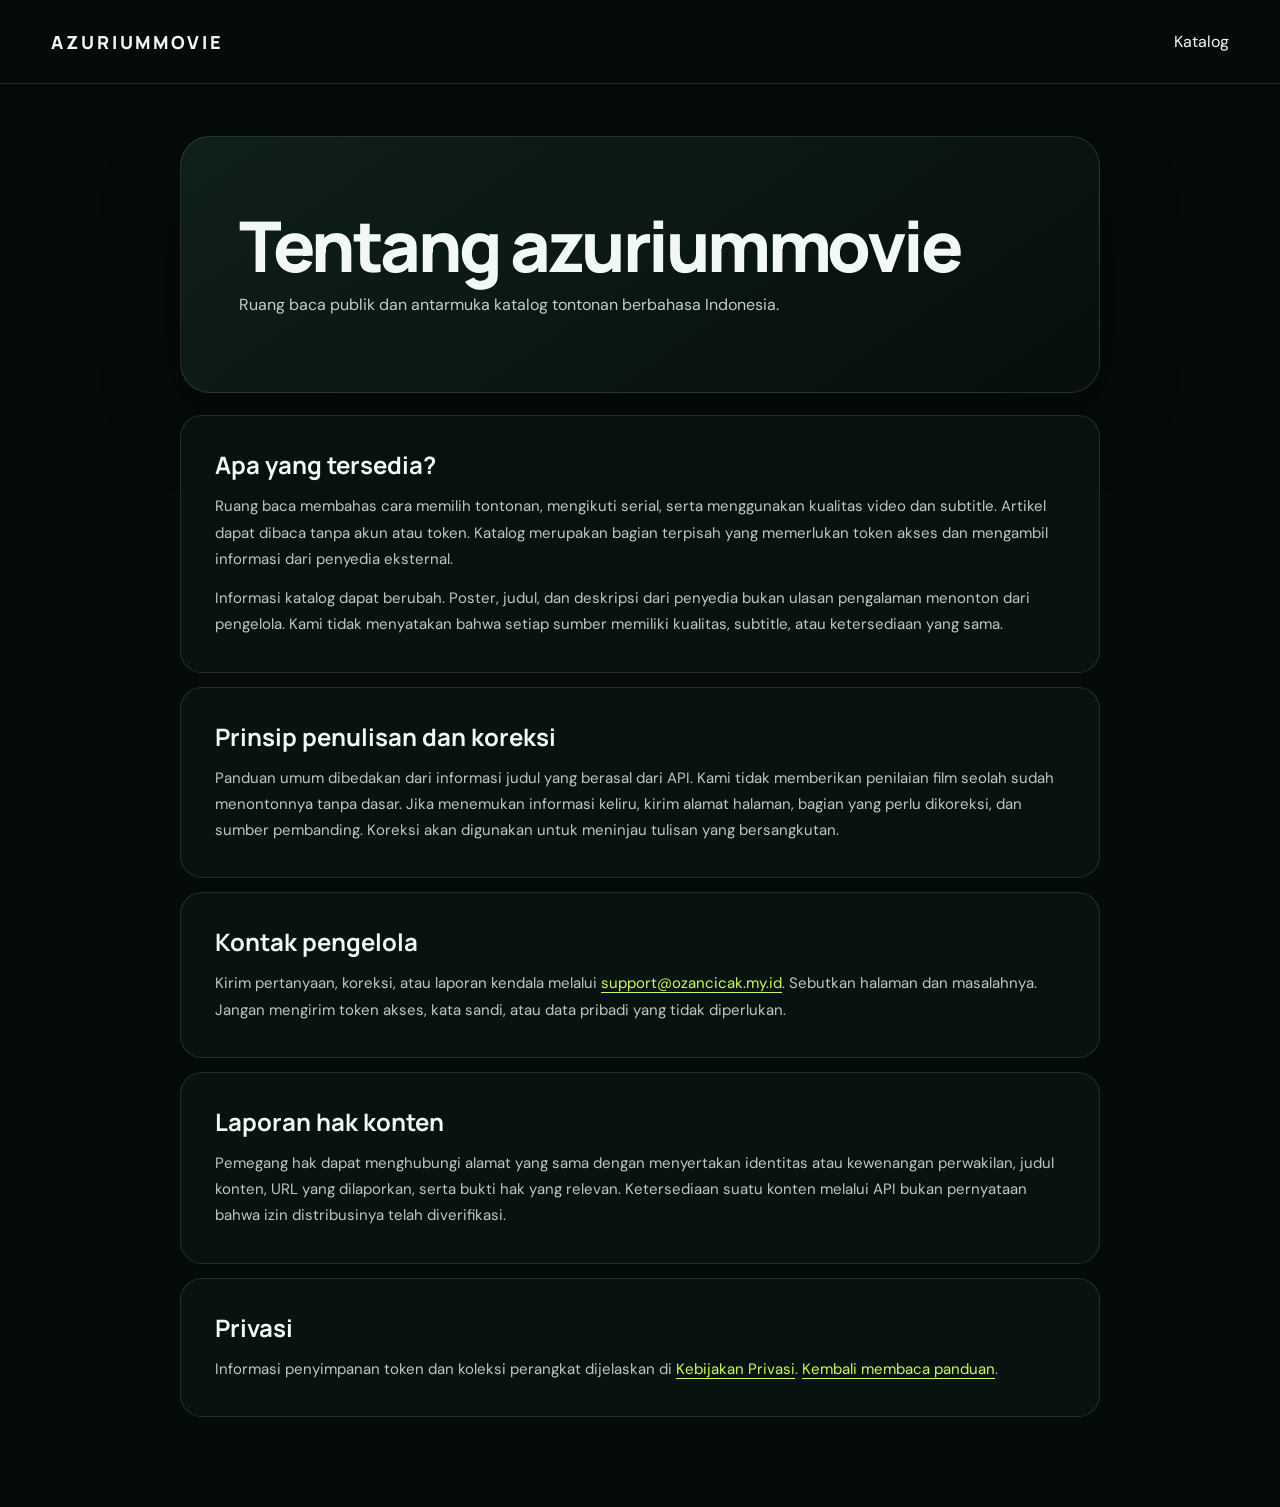
<file: tentang.html>
<!doctype html>
<html lang="id">
<head>
<meta charset="utf-8"><meta name="viewport" content="width=device-width,initial-scale=1">
<title>Tentang dan kontak - azuriummovie</title>
<meta name="description" content="Tentang ruang baca dan katalog azuriummovie, kontak pengelola, serta cara melaporkan kesalahan informasi.">
<link rel="canonical" href="https://ozancicak.my.id/tentang.html">
<link rel="stylesheet" href="styles.css?v=15">
<link rel="icon" href="icons/launchericon-48x48.png">
</head>
<body class="privacy-page">
<header class="site-header privacy-header"><a class="brand" href="panduan.html">AZURIUMMOVIE</a><a href="index.html">Katalog</a></header>
<main class="privacy-main">
<section class="privacy-intro"><h1>Tentang azuriummovie</h1><p>Ruang baca publik dan antarmuka katalog tontonan berbahasa Indonesia.</p></section>
<article class="privacy-content">
<section><h2>Apa yang tersedia?</h2><p>Ruang baca membahas cara memilih tontonan, mengikuti serial, serta menggunakan kualitas video dan subtitle. Artikel dapat dibaca tanpa akun atau token. Katalog merupakan bagian terpisah yang memerlukan token akses dan mengambil informasi dari penyedia eksternal.</p><p>Informasi katalog dapat berubah. Poster, judul, dan deskripsi dari penyedia bukan ulasan pengalaman menonton dari pengelola. Kami tidak menyatakan bahwa setiap sumber memiliki kualitas, subtitle, atau ketersediaan yang sama.</p></section>
<section><h2>Prinsip penulisan dan koreksi</h2><p>Panduan umum dibedakan dari informasi judul yang berasal dari API. Kami tidak memberikan penilaian film seolah sudah menontonnya tanpa dasar. Jika menemukan informasi keliru, kirim alamat halaman, bagian yang perlu dikoreksi, dan sumber pembanding. Koreksi akan digunakan untuk meninjau tulisan yang bersangkutan.</p></section>
<section><h2>Kontak pengelola</h2><p>Kirim pertanyaan, koreksi, atau laporan kendala melalui <a href="mailto:support@ozancicak.my.id">support@ozancicak.my.id</a>. Sebutkan halaman dan masalahnya. Jangan mengirim token akses, kata sandi, atau data pribadi yang tidak diperlukan.</p></section>
<section><h2>Laporan hak konten</h2><p>Pemegang hak dapat menghubungi alamat yang sama dengan menyertakan identitas atau kewenangan perwakilan, judul konten, URL yang dilaporkan, serta bukti hak yang relevan. Ketersediaan suatu konten melalui API bukan pernyataan bahwa izin distribusinya telah diverifikasi.</p></section>
<section><h2>Privasi</h2><p>Informasi penyimpanan token dan koleksi perangkat dijelaskan di <a href="privacy.html">Kebijakan Privasi</a>. <a href="panduan.html">Kembali membaca panduan</a>.</p></section>
</article></main>
</body></html>
</file>
<file: styles.css>
@import url('https://fonts.googleapis.com/css2?family=DM+Sans:wght@400;500;600;700&family=Manrope:wght@500;600;700;800&display=swap');

:root {
  --ink: #f2f8f3;
  --muted: #9aa9a1;
  --bg: #050b0a;
  --panel: #0b1613;
  --panel-2: #101e1a;
  --line: rgba(224, 255, 236, .12);
  --lime: #c7ff55;
  --coral: #ff6b4a;
  --cyan: #53e4d1;
  --radius: 24px;
  --font-display: "Manrope", sans-serif;
  --font-body: "DM Sans", sans-serif;
}

* { box-sizing: border-box; }
html { scroll-behavior: auto; }
body {
  margin: 0;
  min-height: 100vh;
  color: var(--ink);
  background: var(--bg);
  font-family: var(--font-body);
  overflow-x: hidden;
}
button, input, select { font: inherit; }
button, a { -webkit-tap-highlight-color: transparent; }
a { color: inherit; text-decoration: none; }
button { color: inherit; }

.ambient { position: fixed; border-radius: 50%; filter: blur(100px); opacity: .12; pointer-events: none; z-index: -1; }
.ambient-one { width: 520px; height: 520px; background: var(--cyan); top: -260px; right: -100px; }
.ambient-two { width: 440px; height: 440px; background: var(--coral); bottom: 5%; left: -300px; }

.site-header {
  height: 84px;
  padding: 0 clamp(20px, 4vw, 72px);
  display: grid;
  grid-template-columns: 1fr auto 1fr;
  align-items: center;
  gap: 36px;
  position: relative;
  z-index: 20;
}
.brand { display: inline-flex; align-items: center; gap: 11px; width: max-content; font: 800 18px/1 var(--font-display); letter-spacing: .16em; }
.brand-logo { width: 38px; height: 38px; display: block; object-fit: contain; border-radius: 9px; filter: drop-shadow(0 7px 12px rgba(183, 255, 66, .18)); }

.main-nav { display: flex; align-items: center; gap: 8px; padding: 5px; background: rgba(11, 22, 19, .72); border: 1px solid var(--line); border-radius: 999px; backdrop-filter: blur(16px); }
.nav-link { display: inline-flex; align-items: center; gap: 7px; border: 0; background: transparent; padding: 9px 14px; color: var(--muted); border-radius: 999px; cursor: pointer; transition: .2s ease; }
.nav-icon { width: 21px; height: 21px; display: inline-grid; place-items: center; flex: 0 0 21px; }
.nav-icon svg { width: 21px; height: 21px; overflow: visible; fill: none; stroke: currentColor; stroke-width: 1.7; stroke-linecap: round; stroke-linejoin: round; }
.nav-icon .icon-fill { stroke: currentColor; fill: color-mix(in srgb, currentColor 24%, transparent); }
.nav-icon .icon-accent { stroke: none; fill: currentColor; }
.film-icon { color: #ff795c; }
.serial-icon { color: #55dff2; }
.anime-icon { color: #b98cff; }
.donghua-icon { color: #ff6387; }
.kids-icon { color: #ffd35c; }
.iptv-icon { color: #38d8ff; }
.nav-link:hover { color: var(--ink); }
.nav-link.active { color: #0b120d; background: var(--lime); font-weight: 700; }
.nav-link.active .nav-icon { color: #0b120d; }
.nav-link.active .film-icon { color: #b63c29; }
.nav-link.active .serial-icon { color: #087b8b; }
.nav-link.active .anime-icon { color: #6742a4; }
.nav-link.active .donghua-icon { color: #a51d43; }
.nav-link.active .kids-icon { color: #8a6100; }
.nav-link.active .iptv-icon { color: #087b9b; }

.search { justify-self: end; width: min(280px, 100%); height: 44px; position: relative; display: flex; align-items: center; gap: 10px; padding: 0 14px; border-radius: 999px; border: 1px solid var(--line); background: rgba(11, 22, 19, .78); backdrop-filter: blur(16px); }
.search:focus-within { border-color: rgba(199,255,85,.6); box-shadow: 0 0 0 3px rgba(199,255,85,.08); }
.search-toggle { width: 20px; height: 34px; flex: 0 0 20px; display: grid; place-items: center; padding: 0; border: 0; color: var(--muted); background: transparent; cursor: pointer; }
.search-toggle svg { width: 18px; fill: none; stroke: currentColor; stroke-width: 2; }
.search input { width: 100%; border: 0; outline: 0; color: var(--ink); background: transparent; font-size: 14px; }
.search input::placeholder { color: #75847c; }
.clear-search { border: 0; background: none; font-size: 20px; color: var(--muted); cursor: pointer; opacity: 0; pointer-events: none; }
.search.has-value .clear-search { opacity: 1; pointer-events: auto; }
.search-suggestions { width: min(360px, calc(100vw - 30px)); max-height: 360px; position: absolute; top: calc(100% + 10px); right: 0; z-index: 120; padding: 7px; overflow-y: auto; border: 1px solid var(--line); border-radius: 16px; background: rgba(8,17,14,.98); box-shadow: 0 24px 60px rgba(0,0,0,.5); }
.search-suggestions[hidden] { display: none; }
.suggestion-item { width: 100%; min-height: 44px; display: flex; align-items: center; gap: 11px; padding: 8px 11px; border: 0; border-radius: 11px; color: #dbe7df; background: transparent; text-align: left; cursor: pointer; }
.suggestion-item:hover, .suggestion-item:focus-visible { color: var(--ink); background: rgba(199,255,85,.1); outline: none; }
.suggestion-item svg { width: 17px; flex: 0 0 17px; fill: none; stroke: var(--lime); stroke-width: 2; }
.suggestion-item span { overflow: hidden; text-overflow: ellipsis; white-space: nowrap; }

main { position: relative; z-index: 1; }
.hero {
  width: calc(100% - clamp(24px, 5vw, 96px));
  min-height: min(690px, calc(100vh - 104px));
  margin: 4px auto 0;
  position: relative;
  display: flex;
  align-items: flex-end;
  overflow: hidden;
  border-radius: 34px;
  border: 1px solid rgba(255,255,255,.1);
  background: #11211c;
  isolation: isolate;
  touch-action: pan-y;
  cursor: grab;
}
.hero.hero-dragging { cursor: grabbing; }
.hero:focus-visible { outline: 2px solid var(--lime); outline-offset: 3px; }
.hero::before { content: ""; position: absolute; inset: 0; z-index: -1; background: linear-gradient(120deg, rgba(5,11,10,.96) 8%, rgba(5,11,10,.55) 48%, transparent 75%); }
.hero-art { width: 64%; height: 100%; position: absolute; top: 0; right: 0; bottom: auto; left: 36%; z-index: -2; object-fit: cover; object-position: center 22%; transform: translateZ(0) scale(1.03); opacity: 1; transition: opacity .28s ease; backface-visibility: hidden; }
.hero.hero-changing .hero-art, .hero.hero-changing .hero-content { opacity: 0; }
.hero.hero-loading .hero-art { opacity: 0; }
.hero.hero-loading::after { content: ""; position: absolute; inset: 0; z-index: -1; background: linear-gradient(105deg, transparent 25%, rgba(255,255,255,.035) 42%, transparent 60%); transform: translateX(-100%); animation: hero-skeleton 1.8s ease-in-out infinite; pointer-events: none; }
@keyframes hero-breathe { 0%, 100% { transform: translateZ(0) scale(1.03); } 50% { transform: translateZ(0) scale(1.075); } }
@keyframes hero-skeleton { to { transform: translateX(100%); } }
.hero-shade { position: absolute; inset: 0; z-index: -1; background: linear-gradient(0deg, rgba(5,11,10,.9), transparent 52%), linear-gradient(90deg, rgba(5,11,10,.82), transparent 60%); }
.hero-content { width: min(660px, 70%); padding: clamp(34px, 7vw, 88px); padding-right: 20px; opacity: 1; transition: opacity .28s ease; }
.eyebrow { color: var(--lime); font-size: 12px; font-weight: 700; letter-spacing: .18em; text-transform: uppercase; }
.eyebrow i { width: 7px; height: 7px; display: inline-block; margin-right: 8px; border-radius: 50%; background: var(--coral); box-shadow: 0 0 0 5px rgba(255,107,74,.14); }
.eyebrow.muted { color: var(--muted); }
.hero h1 { min-height: 1.94em; max-width: 760px; margin: 17px 0 14px; font: 800 clamp(42px, 6.3vw, 92px)/.97 var(--font-display); letter-spacing: -.055em; text-wrap: balance; }
.hero-meta { min-height: 1.3em; margin: 0 0 17px; color: var(--cyan); font-weight: 600; }
.hero-desc { min-height: 4.95em; max-width: 580px; margin: 0; color: #c3cec8; font-size: clamp(15px, 1.4vw, 18px); line-height: 1.65; display: -webkit-box; -webkit-line-clamp: 3; -webkit-box-orient: vertical; overflow: hidden; }
.hero-actions { display: flex; flex-wrap: wrap; gap: 12px; margin-top: 30px; }
.button { min-height: 48px; display: inline-flex; align-items: center; justify-content: center; gap: 10px; padding: 0 20px; border: 1px solid transparent; border-radius: 14px; cursor: pointer; font-weight: 700; transition: transform .2s ease, background .2s ease, border-color .2s ease; }
.button:hover { transform: translateY(-2px); }
.button svg { width: 19px; fill: currentColor; }
.button-primary { color: #10170b; background: var(--lime); box-shadow: 0 12px 35px rgba(199,255,85,.17); }
.button-glass { color: var(--ink); background: rgba(255,255,255,.1); border-color: rgba(255,255,255,.18); backdrop-filter: blur(12px); }
.button-outline { background: transparent; border-color: var(--line); color: var(--ink); }
.button.disabled { opacity: .5; pointer-events: none; }
.hero-index { position: absolute; right: 28px; bottom: 34px; display: flex; align-items: center; gap: 9px; transform: rotate(90deg) translateX(100%); transform-origin: right bottom; color: rgba(255,255,255,.55); font: 600 10px/1 var(--font-display); letter-spacing: .16em; }
.hero-index span { color: var(--lime); font-size: 16px; }
.hero-index i { width: 52px; height: 1px; background: rgba(255,255,255,.25); }

.catalog-shell { padding: clamp(64px, 8vw, 110px) clamp(20px, 5vw, 96px) 80px; }
.section-heading { display: flex; align-items: flex-end; justify-content: space-between; gap: 20px; margin-bottom: 28px; }
.section-heading h2 { margin: 8px 0 0; font: 700 clamp(28px, 3.4vw, 46px)/1.1 var(--font-display); letter-spacing: -.04em; }
.result-count { color: var(--muted); font-size: 14px; }
.catalog-tabs { width: max-content; display: flex; gap: 5px; margin: -8px 0 30px; padding: 5px; border: 1px solid var(--line); border-radius: 15px; background: rgba(11,22,19,.78); }
.catalog-tabs[hidden] { display: none; }
.catalog-tab { min-height: 40px; padding: 0 18px; border: 0; border-radius: 11px; color: var(--muted); background: transparent; font-weight: 700; cursor: pointer; transition: .2s ease; }
.catalog-tab:hover { color: var(--ink); }
.catalog-tab.active { color: #0b120d; background: var(--lime); box-shadow: 0 8px 20px rgba(199,255,85,.14); }
.iptv-tabs { display: flex; gap: 8px; margin: -8px 0 26px; padding: 2px 0 8px; overflow-x: auto; scrollbar-width: none; scroll-snap-type: inline proximity; }
.iptv-tabs::-webkit-scrollbar { display: none; }
.iptv-tabs[hidden] { display: none; }
.iptv-tab { min-height: 40px; flex: 0 0 auto; padding: 0 15px; border: 1px solid var(--line); border-radius: 999px; color: var(--muted); background: rgba(11,22,19,.76); font-size: 12px; font-weight: 700; cursor: pointer; scroll-snap-align: start; }
.iptv-tab.active { color: #07100d; border-color: var(--cyan); background: var(--cyan); }
.library-toolbar { display: flex; gap: 8px; margin: -14px 0 30px; overflow-x: auto; scrollbar-width: none; }
.library-toolbar::-webkit-scrollbar { display: none; }
.library-tab { min-height: 42px; display: flex; align-items: center; gap: 8px; padding: 0 15px; flex: 0 0 auto; border: 1px solid var(--line); border-radius: 999px; color: var(--muted); background: rgba(11,22,19,.62); font-size: 13px; font-weight: 700; cursor: pointer; }
.library-tab:hover, .library-tab.active { color: var(--ink); border-color: rgba(83,228,209,.38); background: rgba(83,228,209,.1); }
.library-tab span { min-width: 20px; height: 20px; display: grid; place-items: center; padding: 0 5px; border-radius: 999px; color: #07110e; background: var(--cyan); font-size: 10px; }
.access-device .access-dot { min-width: 8px; width: 8px; height: 8px; padding: 0; background: #74827b; }
.access-device.is-valid .access-dot { background: var(--lime); box-shadow: 0 0 0 4px rgba(199,255,85,.1); }
.access-device [data-access-label] { min-width: 0; height: auto; display: inline; padding: 0; color: inherit; background: transparent; font-size: inherit; }
.library-panel { margin: -10px 0 38px; padding: 24px; border: 1px solid var(--line); border-radius: 22px; background: linear-gradient(145deg, rgba(16,30,26,.94), rgba(8,17,14,.94)); }
.library-panel[hidden] { display: none; }
.library-panel-head { display: flex; align-items: center; justify-content: space-between; gap: 16px; margin-bottom: 20px; }
.library-panel-head h3 { margin: 6px 0 0; font: 700 25px/1.1 var(--font-display); }
.library-panel-actions { display: flex; align-items: center; gap: 8px; }
.text-button, .icon-button { min-height: 42px; border: 1px solid var(--line); color: var(--muted); background: transparent; cursor: pointer; }
.text-button { padding: 0 13px; border-radius: 11px; }
.icon-button { width: 42px; display: grid; place-items: center; padding: 0; border-radius: 50%; font-size: 22px; }
.text-button:hover, .icon-button:hover { color: var(--ink); border-color: rgba(199,255,85,.4); }
.library-empty { margin: 0; padding: 32px 12px; color: var(--muted); text-align: center; }
.library-grid { grid-template-columns: repeat(6, minmax(0,1fr)); }
.library-grid[hidden] { display: none; }
.catalog { display: grid; gap: 58px; }
.collection-head { display: flex; align-items: center; gap: 14px; margin-bottom: 18px; }
.collection-head h3 { margin: 0; font: 700 clamp(20px, 2vw, 28px)/1.2 var(--font-display); letter-spacing: -.03em; }
.collection-head span { height: 1px; flex: 1; background: linear-gradient(90deg, var(--line), transparent); }
.card-grid { display: grid; grid-template-columns: repeat(6, minmax(0, 1fr)); gap: clamp(12px, 1.6vw, 24px); }
.movie-card { min-width: 0; position: relative; cursor: pointer; }
.card-link { display: block; }
.poster-wrap { position: relative; aspect-ratio: 2 / 3; overflow: hidden; border-radius: 18px; background: var(--panel-2); border: 1px solid rgba(255,255,255,.08); transition: transform .3s cubic-bezier(.2,.8,.2,1), box-shadow .3s ease, border-color .3s ease; }
.poster-wrap::after { content: ""; position: absolute; inset: auto 0 0; height: 45%; background: linear-gradient(transparent, rgba(4,10,8,.9)); opacity: 0; transition: opacity .25s ease; }
.poster-wrap img { width: 100%; height: 100%; display: block; object-fit: cover; transition: transform .5s cubic-bezier(.2,.8,.2,1), opacity .3s; }
.movie-card:hover .poster-wrap { transform: translateY(-8px) rotate(-.5deg); border-color: rgba(199,255,85,.45); box-shadow: 0 24px 50px rgba(0,0,0,.38); }
.movie-card:hover .poster-wrap img { transform: scale(1.045); }
.movie-card:hover .poster-wrap::after { opacity: 1; }
.play-chip { position: absolute; right: 12px; bottom: 12px; z-index: 2; width: 42px; height: 42px; display: grid; place-items: center; border-radius: 50%; color: #0a110d; background: var(--lime); opacity: 0; transform: translateY(8px); transition: .25s ease; }
.play-chip svg { width: 18px; fill: currentColor; margin-left: 2px; }
.movie-card:hover .play-chip { opacity: 1; transform: translateY(0); }
.favorite-chip { width: 38px; height: 38px; position: absolute; top: 8px; right: 8px; z-index: 4; display: grid; place-items: center; padding: 0; border: 1px solid rgba(255,255,255,.14); border-radius: 50%; color: #f3f7f4; background: rgba(5,11,10,.72); backdrop-filter: blur(8px); cursor: pointer; }
.favorite-chip svg { width: 19px; fill: transparent; stroke: currentColor; stroke-width: 1.8; }
.favorite-chip.active { color: #0b120d; border-color: var(--lime); background: var(--lime); }
.favorite-chip.active svg { fill: currentColor; }
.watch-progress { height: 4px; position: absolute; right: 0; bottom: 0; left: 0; z-index: 5; background: rgba(255,255,255,.18); }
.watch-progress i { height: 100%; display: block; border-radius: 0 999px 999px 0; background: var(--lime); }
.card-rating { position: absolute; top: 10px; left: 10px; z-index: 2; padding: 5px 8px; border-radius: 8px; background: rgba(5,11,10,.72); backdrop-filter: blur(8px); font-size: 11px; font-weight: 700; }
.card-rating b { color: var(--lime); }
.live-card .poster-wrap { aspect-ratio: 1; display: grid; place-items: center; padding: 19%; background: radial-gradient(circle at 50% 35%, rgba(56,216,255,.15), transparent 55%), #0b1714; }
.live-card .poster-wrap img { object-fit: contain; filter: drop-shadow(0 10px 16px rgba(0,0,0,.35)); }
.live-card .card-rating { color: #eaffff; border: 1px solid rgba(56,216,255,.3); background: rgba(3,20,22,.82); }
.live-pulse { width: 7px; height: 7px; display: inline-block; border-radius: 50%; background: #ff4b62; box-shadow: 0 0 0 4px rgba(255,75,98,.16); }
.hero.hero-live { background: radial-gradient(circle at 76% 42%, rgba(56,216,255,.18), transparent 28%), #081410; }
.hero.hero-live .hero-art { object-fit: contain; padding: clamp(60px,9vw,140px); filter: drop-shadow(0 30px 40px rgba(0,0,0,.45)); }
.card-copy { padding: 13px 3px 0; }
.card-copy h4 { margin: 0 0 7px; overflow: hidden; color: #e9f0eb; font: 600 15px/1.3 var(--font-display); text-overflow: ellipsis; white-space: nowrap; }
.card-copy p { margin: 0; color: var(--muted); font-size: 12px; overflow: hidden; text-overflow: ellipsis; white-space: nowrap; }

.status { min-height: 260px; display: flex; flex-direction: column; align-items: center; justify-content: center; color: var(--muted); text-align: center; }
.status[hidden] { display: none; }
.loader { width: 34px; height: 34px; display: inline-block; border: 3px solid rgba(255,255,255,.12); border-top-color: var(--lime); border-radius: 50%; animation: spin .8s linear infinite; }
@keyframes spin { to { transform: rotate(360deg); } }
.load-more-wrap { display: grid; place-items: center; margin-top: 52px; }
footer { min-height: 180px; margin: 0 clamp(20px,5vw,96px); padding: 44px 0; display: flex; align-items: center; justify-content: space-between; border-top: 1px solid var(--line); color: var(--muted); }
.brand-small { color: var(--ink); transform: scale(.85); transform-origin: left; }
.footer-copy { display: grid; justify-items: end; gap: 7px; text-align: right; }
.footer-copy p { margin: 0; }
.footer-copy a { color: var(--lime); text-decoration: underline; text-decoration-color: rgba(199,255,85,.35); text-underline-offset: 4px; }
.footer-copy a:hover { text-decoration-color: currentColor; }

/* Validasi token perangkat */
.access-gate { position: fixed; inset: 0; z-index: 1000; display: flex; align-items: center; justify-content: center; padding: 18px; background: rgba(2,6,5,.88); backdrop-filter: blur(18px); }
.access-gate[hidden] { display: none; }
.access-locked body { overflow: hidden; }
.access-card { width: 430px; max-width: 100%; max-height: calc(100dvh - 36px); min-width: 0; position: relative; display: grid; justify-items: center; padding: 31px; overflow-x: hidden; overflow-y: auto; border: 1px solid rgba(199,255,85,.25); border-radius: 25px; background: linear-gradient(145deg, #10211b, #07100d); box-shadow: 0 30px 100px rgba(0,0,0,.7); text-align: center; }
.access-card > * { min-width: 0; max-width: 100%; }
.access-card > img { width: 66px; height: 66px; margin-bottom: 17px; border-radius: 18px; }
.access-card h2 { margin: 9px 0 8px; overflow-wrap: anywhere; font: 800 25px/1.13 var(--font-display); letter-spacing: -.035em; }
.access-copy { max-width: 330px; margin: 0 0 22px; color: var(--muted); font-size: 13px; line-height: 1.55; }
.access-form { width: 100%; display: grid; gap: 10px; text-align: left; }
.access-form[hidden] { display: none; }
.access-form label { color: #c4d0c9; font-size: 11px; font-weight: 700; letter-spacing: .08em; text-transform: uppercase; }
.access-form input { width: 100%; min-width: 0; min-height: 52px; padding: 0 14px; border: 1px solid var(--line); border-radius: 13px; outline: none; color: var(--ink); background: #07110e; font: 700 14px/1 var(--font-display); letter-spacing: .04em; text-transform: uppercase; }
.access-form input::placeholder { font-size: 11px; text-transform: uppercase; }
.access-form input:focus { border-color: rgba(199,255,85,.6); box-shadow: 0 0 0 3px rgba(199,255,85,.08); }
.access-form .button { width: 100%; }
.access-message { min-height: 20px; margin: 13px 0 0; color: var(--muted); font-size: 12px; line-height: 1.45; }
.access-message[data-tone="error"] { color: #ff8f78; }
.access-message[data-tone="ok"] { color: var(--lime); }
.access-detail { width: 100%; display: grid; gap: 7px; margin-top: 7px; padding: 15px; border: 1px solid var(--line); border-radius: 14px; background: rgba(0,0,0,.18); }
.access-detail[hidden] { display: none; }
.access-detail span, .access-detail small { color: var(--muted); font-size: 11px; }
.access-detail strong { color: var(--lime); font: 700 17px/1.2 var(--font-display); }
.access-detail code { overflow-wrap: anywhere; color: var(--ink); font-size: 12px; }
.access-change { margin-top: 13px; border-radius: 11px; }
.access-change[hidden] { display: none; }
.access-close { width: 40px; height: 40px; position: absolute; top: 10px; right: 10px; display: grid; place-items: center; padding: 0; border: 0; border-radius: 50%; color: var(--muted); background: transparent; font-size: 24px; cursor: pointer; }
.access-close[hidden] { display: none; }

/* Watch page */
.watch-header { border-bottom: 1px solid var(--line); }
.watch-header .brand { justify-self: center; }
.back-link { display: flex; align-items: center; gap: 8px; color: var(--muted); width: max-content; }
.back-link:hover { color: var(--ink); }
.back-link svg { width: 22px; fill: none; stroke: currentColor; stroke-width: 2; }
.watching-label { justify-self: end; color: var(--muted); font-size: 10px; letter-spacing: .18em; }

/* Halaman kebijakan privasi */
.privacy-header { grid-template-columns: 1fr auto; border-bottom: 1px solid var(--line); }
.privacy-back { min-height: 42px; display: inline-flex; align-items: center; padding: 0 15px; border: 1px solid var(--line); border-radius: 12px; color: var(--muted); font-size: 13px; }
.privacy-back:hover { color: var(--ink); border-color: rgba(199,255,85,.4); }
.privacy-main { width: min(920px, calc(100% - 40px)); margin: 52px auto 90px; }
.privacy-intro { padding: clamp(28px, 6vw, 58px); border: 1px solid var(--line); border-radius: 30px; background: linear-gradient(145deg, rgba(16,33,27,.95), rgba(7,16,13,.95)); box-shadow: 0 28px 80px rgba(0,0,0,.28); }
.privacy-intro h1 { margin: 15px 0 12px; font: 800 clamp(38px, 7vw, 70px)/1 var(--font-display); letter-spacing: -.05em; }
.privacy-intro p { max-width: 670px; margin: 0 0 16px; color: #c3cec8; line-height: 1.65; }
.privacy-intro small { color: var(--muted); }
.privacy-content { display: grid; gap: 14px; margin-top: 22px; }
.privacy-content section { padding: clamp(22px, 4vw, 34px); border: 1px solid var(--line); border-radius: 22px; background: rgba(11,22,19,.72); }
.privacy-content h2 { margin: 0 0 13px; font: 700 clamp(19px, 3vw, 24px)/1.25 var(--font-display); }
.privacy-content p, .privacy-content li { color: #bdc9c2; font-size: 15px; line-height: 1.75; }
.privacy-content p { margin: 0; }
.privacy-content p + p { margin-top: 13px; }
.privacy-content ul { margin: 0; padding-left: 21px; }
.privacy-content li + li { margin-top: 10px; }
.privacy-content a { color: var(--lime); text-decoration: underline; text-underline-offset: 4px; }
.privacy-contact { border-color: rgba(199,255,85,.25) !important; }
.privacy-contact > a { display: inline-flex; margin-top: 15px; font-weight: 700; }
.watch-main { width: min(1500px, calc(100% - clamp(24px, 6vw, 100px))); margin: 28px auto 90px; }
.player-shell { border-radius: 28px; overflow: hidden; border: 1px solid var(--line); background: #020504; box-shadow: 0 40px 100px rgba(0,0,0,.4); }
.player-frame { position: relative; aspect-ratio: 16/9; display: grid; place-items: center; background: radial-gradient(circle at 50% 50%, #15251f, #020504 65%); }
.player-frame video { width: 100%; height: 100%; display: block; background: #000; }
.player-placeholder, .player-error { position: absolute; inset: 0; display: flex; flex-direction: column; align-items: center; justify-content: center; gap: 13px; background: #050b0a; color: var(--muted); text-align: center; }
.player-placeholder[hidden], .player-error[hidden] { display: none; }
.player-error span { width: 54px; height: 54px; display: grid; place-items: center; border: 1px solid rgba(255,107,74,.4); border-radius: 50%; color: var(--coral); font: 700 25px var(--font-display); }
.player-error h2 { margin: 4px 0 0; color: var(--ink); }
.player-error p { margin: 0 20px 12px; }
.player-toolbar { min-height: 58px; padding: 0 20px; display: flex; align-items: center; justify-content: space-between; background: var(--panel); color: var(--muted); font-size: 13px; }
.player-toolbar > div { min-width: 0; display: flex; align-items: center; }
.live-dot { width: 7px; height: 7px; display: inline-block; margin-right: 8px; border-radius: 50%; background: var(--coral); box-shadow: 0 0 0 5px rgba(255,107,74,.12); }
.source-status { margin-left: 14px; overflow: hidden; color: #82948a; font-size: 10px; text-overflow: ellipsis; white-space: nowrap; }
.source-status[data-tone="ok"] { color: var(--cyan); }
.source-status[data-tone="warn"] { color: #eacb72; }
.source-status[data-tone="error"] { color: var(--coral); }
.quality-control, .season-control { display: flex; align-items: center; gap: 10px; color: var(--muted); font-size: 13px; }
select { color: var(--ink); border: 1px solid var(--line); border-radius: 9px; outline: none; background: var(--panel-2); padding: 7px 30px 7px 10px; }
.episode-actions { min-height: 54px; display: flex; align-items: center; justify-content: center; gap: 8px; padding: 7px 16px; border-top: 1px solid var(--line); background: #08110e; }
.episode-actions[hidden] { display: none; }
.episode-actions button { min-height: 44px; padding: 0 14px; border: 1px solid var(--line); border-radius: 11px; color: var(--muted); background: var(--panel); cursor: pointer; }
.episode-actions button:hover:not(:disabled), .episode-actions button[aria-pressed="true"] { color: var(--ink); border-color: rgba(199,255,85,.35); background: rgba(199,255,85,.09); }
.episode-actions button:disabled { opacity: .35; cursor: not-allowed; }
.detail-layout { display: grid; grid-template-columns: minmax(0, 1fr) 340px; gap: clamp(38px, 7vw, 110px); padding: clamp(54px, 7vw, 95px) clamp(4px, 4vw, 60px); }
.detail-topline { display: flex; align-items: center; flex-wrap: wrap; gap: 14px; }
.pill { padding: 6px 9px; border-radius: 7px; color: #10170b; background: var(--lime); font-size: 10px; font-weight: 800; letter-spacing: .14em; }
.rating { color: #ffd66b; font-weight: 700; }
.watch-favorite { min-height: 44px; display: flex; align-items: center; gap: 7px; margin-left: auto; padding: 0 12px; border: 1px solid var(--line); border-radius: 999px; color: var(--muted); background: transparent; cursor: pointer; }
.watch-favorite svg { width: 18px; fill: transparent; stroke: currentColor; stroke-width: 1.8; }
.watch-favorite.active { color: #0c130e; border-color: var(--lime); background: var(--lime); }
.watch-favorite.active svg { fill: currentColor; }
.movie-detail h1 { max-width: 850px; margin: 22px 0 13px; font: 800 clamp(40px, 5vw, 76px)/1 var(--font-display); letter-spacing: -.055em; text-wrap: balance; }
.detail-meta { color: var(--cyan); font-weight: 600; }
.detail-description { max-width: 760px; margin: 26px 0; color: #b6c2bb; font-size: 17px; line-height: 1.75; }
.description-actions { min-height: 32px; display: flex; align-items: center; flex-wrap: wrap; gap: 8px; margin-top: -14px; }
.description-actions button { min-height: 34px; padding: 0 10px; border: 1px solid var(--line); border-radius: 9px; color: var(--cyan); background: rgba(83,228,209,.06); font-size: 11px; font-weight: 700; cursor: pointer; }
.description-actions button:disabled { opacity: .55; cursor: wait; }
.description-actions span { color: var(--muted); font-size: 10px; }
.genre-list { display: flex; flex-wrap: wrap; gap: 8px; }
.genre-list span { padding: 8px 12px; border: 1px solid var(--line); border-radius: 999px; color: var(--muted); font-size: 12px; }
.poster-panel { display: grid; grid-template-columns: 116px 1fr; align-items: end; gap: 18px; padding: 16px; border: 1px solid var(--line); border-radius: 20px; background: linear-gradient(145deg, rgba(16,30,26,.9), rgba(8,16,13,.6)); }
.poster-panel img { width: 116px; aspect-ratio: 2/3; object-fit: cover; border-radius: 12px; background: var(--panel-2); }
.poster-panel small { color: var(--lime); font-size: 9px; letter-spacing: .15em; }
.poster-panel p { margin: 8px 0 5px; color: #c5d0ca; font-size: 13px; line-height: 1.6; }
.episode-section, .recommend-section { padding: 55px clamp(4px, 4vw, 60px); border-top: 1px solid var(--line); }
.section-heading.compact h2 { font-size: clamp(28px,3vw,40px); }
.episode-list { display: grid; grid-template-columns: repeat(8, 1fr); gap: 10px; }
.episode-button { min-height: 54px; border: 1px solid var(--line); border-radius: 12px; background: var(--panel); cursor: pointer; transition: .2s; }
.episode-button:hover, .episode-button.active { color: #0c130e; border-color: var(--lime); background: var(--lime); }
.compact-grid { grid-template-columns: repeat(6, minmax(0,1fr)); }
.live-player-shell { border-color: rgba(56,216,255,.22); }
.live-toolbar { background: linear-gradient(90deg, rgba(8,28,25,.98), rgba(7,19,17,.98)); }
.live-pill { display: inline-flex; align-items: center; gap: 7px; color: #fff; background: #e93651; }
.live-pill i { width: 6px; height: 6px; border-radius: 50%; background: #fff; box-shadow: 0 0 0 4px rgba(255,255,255,.15); }
.live-logo-panel { align-items: center; }
.live-logo-panel img { aspect-ratio: 1; padding: 13px; object-fit: contain; background: radial-gradient(circle, rgba(56,216,255,.13), transparent 70%), #091411; }
.live-logo-panel small { color: var(--cyan); }
.live-page .player-frame { background: radial-gradient(circle at 50% 48%, #102922, #010403 68%); }
.live-page .recommend-section[hidden] { display: none; }

@media (max-width: 1100px) {
  .site-header { grid-template-columns: auto 1fr; }
  .main-nav { grid-row: 2; grid-column: 1 / -1; justify-self: center; }
  .site-header { height: auto; padding-top: 18px; padding-bottom: 14px; }
  .search { justify-self: end; }
  .hero { margin-top: 8px; min-height: 620px; }
  .card-grid, .compact-grid { grid-template-columns: repeat(4, minmax(0,1fr)); }
  .detail-layout { grid-template-columns: 1fr; }
  .poster-panel { max-width: 460px; }
  .episode-list { grid-template-columns: repeat(6, 1fr); }
  .watch-header { grid-template-columns: 1fr auto 1fr; }
}

@media (prefers-reduced-motion: no-preference) {
  .hero:not(.hero-loading):not(.hero-paused) .hero-art { animation: hero-breathe 16s ease-in-out infinite; will-change: transform; }
}

@media (max-width: 700px) {
  body:not(.watch-page) { padding-bottom: calc(84px + env(safe-area-inset-bottom)); }
  body { overscroll-behavior-x: none; }
  .ambient { display: none; }
  .site-header {
    min-height: 62px;
    height: 62px;
    padding: 0 15px;
    grid-template-columns: auto 1fr;
    gap: 12px;
    position: sticky;
    top: 0;
    z-index: 80;
    background: rgba(5, 11, 10, .96);
    border-bottom: 1px solid rgba(255,255,255,.06);
    backdrop-filter: none;
  }
  .brand { font-size: 12px; letter-spacing: .09em; }
  .brand-logo { width: 31px; height: 31px; }
  .search { width: 44px; height: 40px; gap: 7px; padding: 0 11px; overflow: hidden; transition: width .25s ease, border-color .2s ease; }
  .search:focus-within, .search.is-open { overflow: visible; }
  .search-toggle { flex-basis: 20px; color: #dbe8df; }
  .search:focus-within, .search.has-value, .search.is-open { width: min(255px, 68vw); }
  .search input { min-width: 0; font-size: 13px; opacity: 0; pointer-events: none; transition: opacity .18s ease; }
  .search:focus-within input, .search.has-value input, .search.is-open input { opacity: 1; pointer-events: auto; }
  .site-header:has(.search:focus-within) > .brand > span:last-child,
  .site-header:has(.search.is-open) > .brand > span:last-child { display: none; }
  .main-nav {
    width: calc(100vw - 20px);
    height: 66px;
    grid-row: auto;
    grid-column: auto;
    position: fixed;
    left: 10px;
    right: auto;
    bottom: calc(10px + env(safe-area-inset-bottom));
    z-index: 100;
    justify-content: stretch;
    justify-self: stretch;
    gap: 2px;
    padding: 5px;
    overflow: visible;
    border-radius: 21px;
    background: rgba(11, 22, 19, .94);
    border-color: rgba(255,255,255,.13);
    box-shadow: 0 18px 50px rgba(0,0,0,.55);
  }
  .nav-link {
    min-width: 0;
    height: 54px;
    flex: 1;
    display: flex;
    flex-direction: column;
    align-items: center;
    justify-content: center;
    gap: 3px;
    padding: 5px 4px;
    border-radius: 16px;
    font-size: 8px;
    white-space: nowrap;
  }
  .nav-icon { width: 21px; height: 21px; display: grid; flex-basis: 21px; }
  .nav-icon svg { width: 21px; height: 21px; }
  .nav-link.active { color: var(--lime); background: rgba(199,255,85,.11); box-shadow: inset 0 0 0 1px rgba(199,255,85,.16); }

  .hero {
    width: calc(100% - 20px);
    min-height: 390px;
    height: 48vh;
    max-height: 460px;
    margin-top: 8px;
    border-radius: 24px;
    align-items: flex-end;
  }
  .hero-art { width: 100%; top: 0; right: 0; bottom: auto; left: 0; object-position: center 18%; transform: none; transition-duration: .2s; }
  .hero.hero-live .hero-art { padding: 58px 72px 135px; object-position: center 28%; }
  .hero::before { background: linear-gradient(0deg, rgba(5,11,10,.99) 5%, rgba(5,11,10,.7) 44%, rgba(5,11,10,.04) 79%); }
  .hero-shade { background: linear-gradient(90deg, rgba(5,11,10,.26), transparent 70%); }
  .hero-content { width: 100%; padding: 24px 20px 25px; }
  .hero .eyebrow { font-size: 9px; }
  .hero h1 { min-height: 2em; max-width: 92%; margin: 10px 0 8px; font-size: clamp(29px, 9vw, 38px); line-height: 1; }
  .hero-meta { margin-bottom: 0; font-size: 11px; }
  .hero-desc { min-height: 0; display: none; }
  .hero-actions { margin-top: 16px; gap: 8px; }
  .hero-actions .button { min-height: 40px; padding: 0 14px; border-radius: 12px; font-size: 12px; }
  .hero-actions .button svg { width: 16px; }
  .hero-index { display: none; }

  .catalog-shell { padding: 38px 0 28px; }
  .catalog-shell > .section-heading { padding: 0 16px; margin-bottom: 25px; }
  .section-heading h2 { margin-top: 5px; font-size: 25px; }
  .result-count { display: none; }
  .catalog-tabs { width: calc(100% - 32px); display: grid; grid-template-columns: 1fr 1fr; margin: -8px 16px 24px; padding: 4px; border-radius: 14px; }
  .catalog-tabs[hidden] { display: none; }
  .catalog-tab { min-height: 42px; padding: 0 10px; border-radius: 10px; font-size: 12px; }
  .iptv-tabs { margin: -8px 0 22px; padding: 2px 16px 8px; scroll-padding-inline: 16px; }
  .iptv-tab { min-height: 40px; padding: 0 13px; font-size: 10px; }
  .library-toolbar { gap: 7px; margin: -10px 0 22px; padding: 0 16px; scroll-padding-inline: 16px; }
  .library-tab { min-height: 44px; padding: 0 13px; font-size: 11px; }
  .library-panel { margin: -5px 10px 28px; padding: 18px 0; border-radius: 18px; }
  .library-panel-head { margin-bottom: 14px; padding: 0 14px; }
  .library-panel-head h3 { font-size: 20px; }
  .library-panel-actions { gap: 5px; }
  .text-button { min-height: 40px; padding: 0 9px; font-size: 10px; }
  .icon-button { width: 40px; min-height: 40px; }
  .library-empty { padding: 24px 16px 16px; font-size: 12px; line-height: 1.5; }
  .library-grid { grid-auto-columns: 112px; padding-inline: 14px; }
  .catalog { gap: 29px; }
  .collection { min-width: 0; }
  .collection { content-visibility: auto; contain-intrinsic-size: 245px; contain: layout paint style; }
  .collection-head { gap: 10px; margin: 0 0 12px; padding: 0 16px; }
  .collection-head h3 { max-width: 88%; font-size: 18px; line-height: 1.2; white-space: nowrap; overflow: hidden; text-overflow: ellipsis; }
  .collection-head span { opacity: .55; }
  .card-grid, .compact-grid {
    display: grid;
    grid-template-columns: none;
    grid-auto-flow: column;
    grid-auto-columns: 112px;
    gap: 10px;
    padding: 3px 16px 10px;
    overflow-x: auto;
    overscroll-behavior-inline: contain;
    scroll-snap-type: inline mandatory;
    scroll-padding-inline: 16px;
    scrollbar-width: none;
  }
  .card-grid::-webkit-scrollbar, .episode-list::-webkit-scrollbar { display: none; }
  .movie-card { scroll-snap-align: start; }
  .poster-wrap { border-radius: 13px; box-shadow: 0 9px 22px rgba(0,0,0,.2); }
  .movie-card:hover .poster-wrap { transform: none; box-shadow: 0 9px 22px rgba(0,0,0,.2); }
  .play-chip { width: 29px; height: 29px; right: 7px; bottom: 7px; opacity: 1; transform: none; background: rgba(199,255,85,.9); box-shadow: 0 5px 12px rgba(0,0,0,.25); }
  .play-chip svg { width: 13px; }
  .favorite-chip { width: 36px; height: 36px; top: 5px; right: 5px; }
  .favorite-chip svg { width: 17px; }
  .card-rating { top: 6px; left: 6px; padding: 4px 6px; border-radius: 6px; font-size: 9px; }
  .card-copy { padding: 8px 2px 0; }
  .card-copy h4 { margin-bottom: 4px; font-size: 12px; }
  .card-copy p { font-size: 10px; }
  .catalog.search-results .card-grid {
    grid-auto-flow: initial;
    grid-template-columns: repeat(3, minmax(0, 1fr));
    grid-auto-columns: auto;
    overflow: visible;
  }
  .load-more-wrap { margin: 30px 16px 0; }
  .load-more-wrap .button { width: 100%; min-height: 44px; border-radius: 13px; }
  footer { display: none; }
  .privacy-header { display: flex; padding-top: 12px; padding-bottom: 12px; }
  .privacy-header .brand { min-width: 0; }
  .privacy-header .brand span { overflow: hidden; font-size: 12px; text-overflow: ellipsis; }
  .privacy-back { min-height: 38px; padding: 0 11px; font-size: 10px; white-space: nowrap; }
  .privacy-main { width: calc(100% - 20px); margin: 18px auto 48px; }
  .privacy-intro { padding: 27px 21px; border-radius: 22px; }
  .privacy-intro h1 { font-size: 35px; }
  .privacy-content { gap: 10px; margin-top: 12px; }
  .privacy-content section { padding: 21px 18px; border-radius: 17px; }
  .privacy-content h2 { font-size: 18px; }
  .privacy-content p, .privacy-content li { font-size: 13px; line-height: 1.7; }
  .privacy-footer { min-height: 120px; display: flex; flex-direction: column; gap: 14px; margin-inline: 20px; text-align: center; }
  .access-card { padding: 27px 20px 22px; border-radius: 21px; }
  .access-card h2 { font-size: 22px; }
  .access-form input { font-size: 12px; }

  /* Pemutar versi mobile */
  .watch-page .site-header { position: relative; }
  .watching-label { display: none; }
  .watch-header { grid-template-columns: 1fr auto; }
  .watch-header .brand { justify-self: end; }
  .back-link { width: 42px; height: 42px; justify-content: center; border: 1px solid var(--line); border-radius: 50%; }
  .back-link span { display: none; }
  .watch-main { width: 100%; margin: 0 0 55px; }
  .player-shell { border-radius: 0 0 20px 20px; border-inline: 0; box-shadow: 0 18px 50px rgba(0,0,0,.36); }
  .player-toolbar { min-height: 49px; padding: 0 14px; font-size: 11px; }
  .player-toolbar > div { max-width: calc(100% - 102px); }
  .source-status { max-width: 120px; margin-left: 9px; font-size: 8px; }
  .quality-control { gap: 6px; font-size: 10px; }
  .quality-control select { max-width: 88px; padding: 6px 23px 6px 8px; font-size: 11px; }
  .live-toolbar > div { max-width: 100%; }
  .episode-actions { display: grid; grid-template-columns: 1fr 1fr; gap: 6px; padding: 8px 10px; }
  .episode-actions button { min-height: 44px; padding: 0 7px; font-size: 10px; }
  .episode-actions #previousEpisode { order: 1; }
  .episode-actions #nextEpisode { order: 2; }
  .episode-actions #autoplayToggle { grid-column: 1 / -1; order: 3; }
  .player-placeholder { font-size: 12px; }
  .player-placeholder .loader { width: 27px; height: 27px; }
  .player-error h2 { font-size: 18px; }
  .player-error p { margin-bottom: 5px; font-size: 11px; }
  .player-error .button { min-height: 38px; font-size: 11px; }
  .detail-layout { gap: 21px; padding: 29px 16px 35px; }
  .detail-topline { gap: 9px; }
  .watch-favorite { min-height: 44px; padding: 0 10px; font-size: 10px; }
  .watch-favorite svg { width: 16px; }
  .pill { padding: 5px 7px; font-size: 8px; }
  .rating { font-size: 12px; }
  .movie-detail h1 { margin: 13px 0 8px; font-size: clamp(29px, 9vw, 38px); line-height: 1.04; }
  .detail-meta { margin: 0; font-size: 12px; }
  .detail-description { margin: 17px 0; font-size: 13px; line-height: 1.65; }
  .detail-description.is-collapsed { display: -webkit-box; -webkit-line-clamp: 4; -webkit-box-orient: vertical; overflow: hidden; }
  .description-actions { margin-top: -8px; }
  .genre-list { gap: 6px; }
  .genre-list span { padding: 6px 9px; font-size: 10px; }
  .poster-panel { grid-template-columns: 68px 1fr; gap: 13px; max-width: none; padding: 11px; border-radius: 15px; }
  .poster-panel img { width: 68px; border-radius: 9px; }
  .live-logo-panel img { padding: 8px; }
  .poster-panel p { margin: 5px 0 2px; font-size: 11px; line-height: 1.45; }
  .episode-section, .recommend-section { padding: 31px 0; }
  .episode-section .section-heading, .recommend-section .section-heading { padding: 0 16px; margin-bottom: 18px; }
  .section-heading.compact h2 { font-size: 24px; }
  .season-control { gap: 6px; font-size: 10px; }
  .season-control select { padding: 6px 23px 6px 8px; font-size: 11px; }
  .episode-list {
    display: grid;
    grid-template-columns: none;
    grid-auto-flow: column;
    grid-auto-columns: 58px;
    gap: 8px;
    padding: 0 16px 8px;
    overflow-x: auto;
    scroll-snap-type: inline mandatory;
    scrollbar-width: none;
  }
  .episode-button { min-height: 48px; scroll-snap-align: start; border-radius: 11px; font-size: 11px; }
}

@media (max-width: 380px) {
  .hero { min-height: 360px; }
  .card-grid, .compact-grid { grid-auto-columns: 104px; }
  .catalog.search-results .card-grid { grid-template-columns: repeat(3, minmax(0, 1fr)); gap: 14px 8px; }
}

@media (prefers-reduced-motion: reduce) {
  *, *::before, *::after { scroll-behavior: auto !important; animation-duration: .01ms !important; transition-duration: .01ms !important; }
}
</file>
